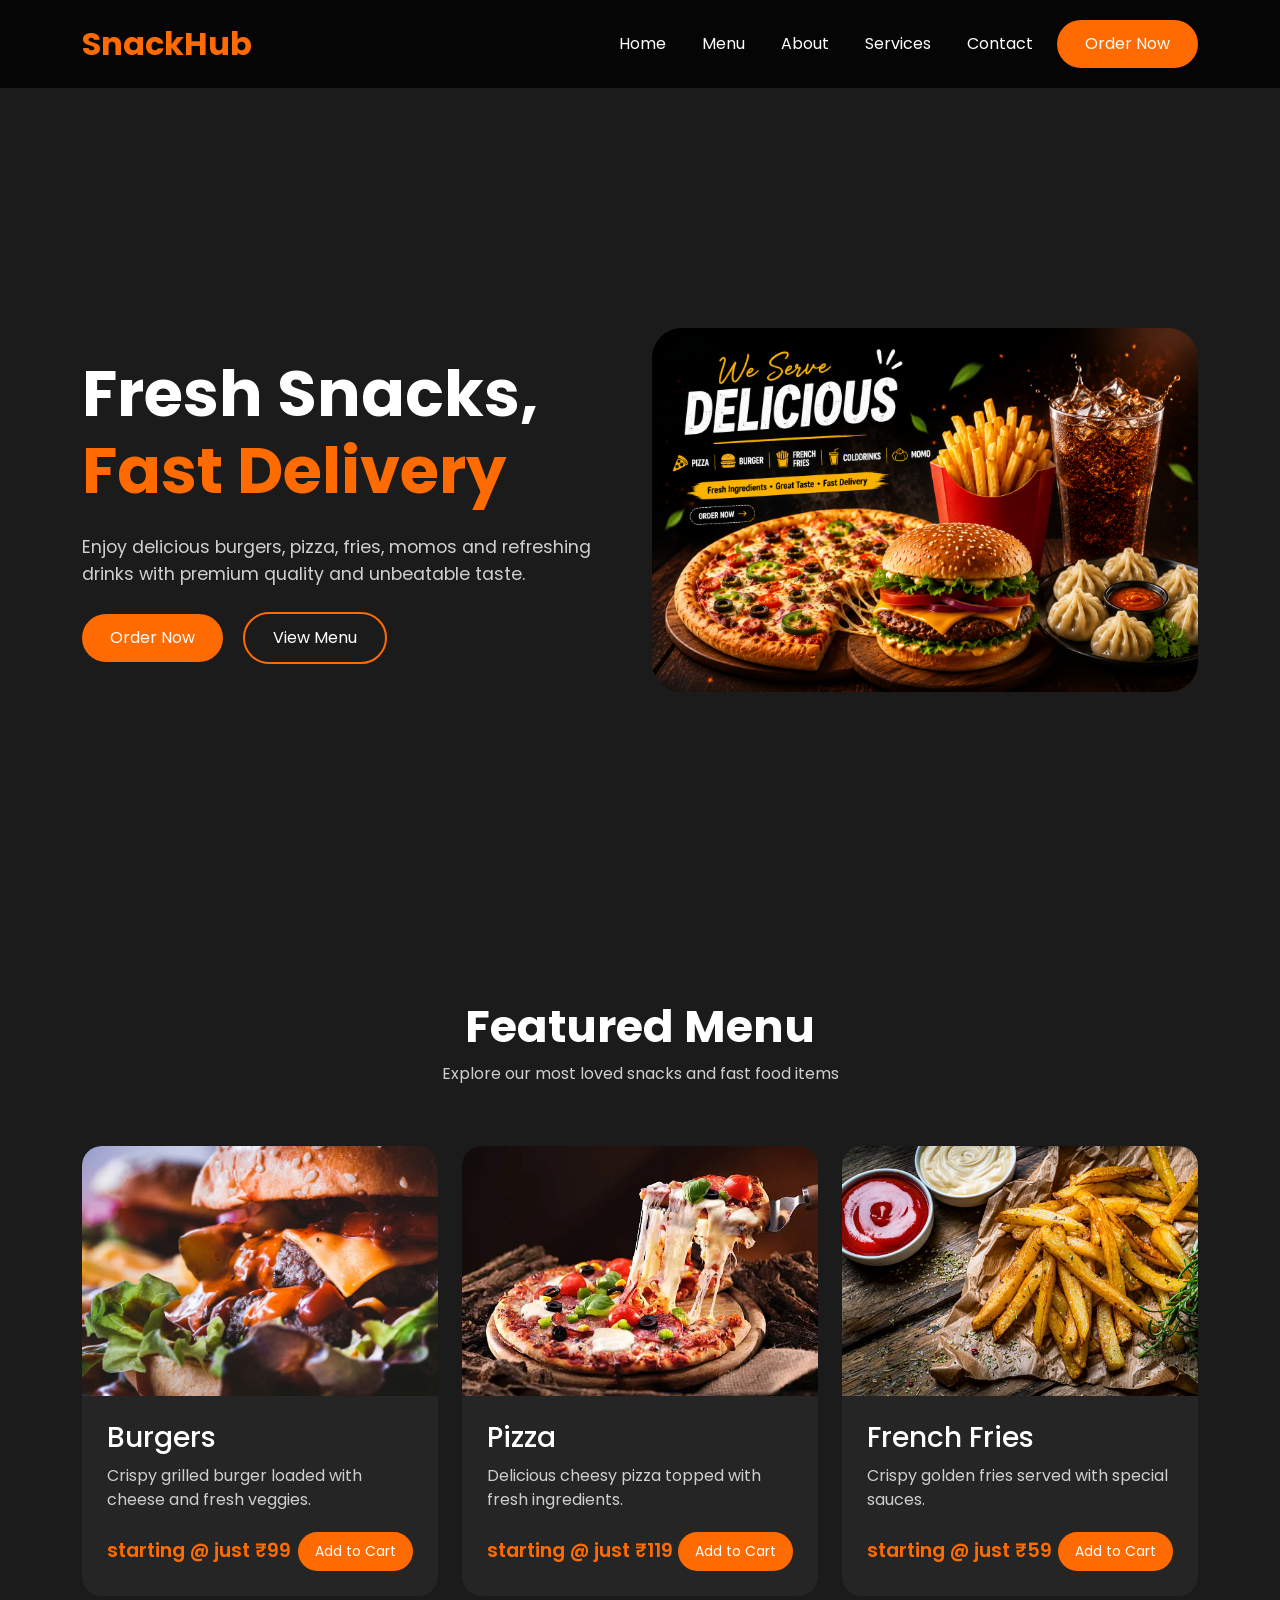
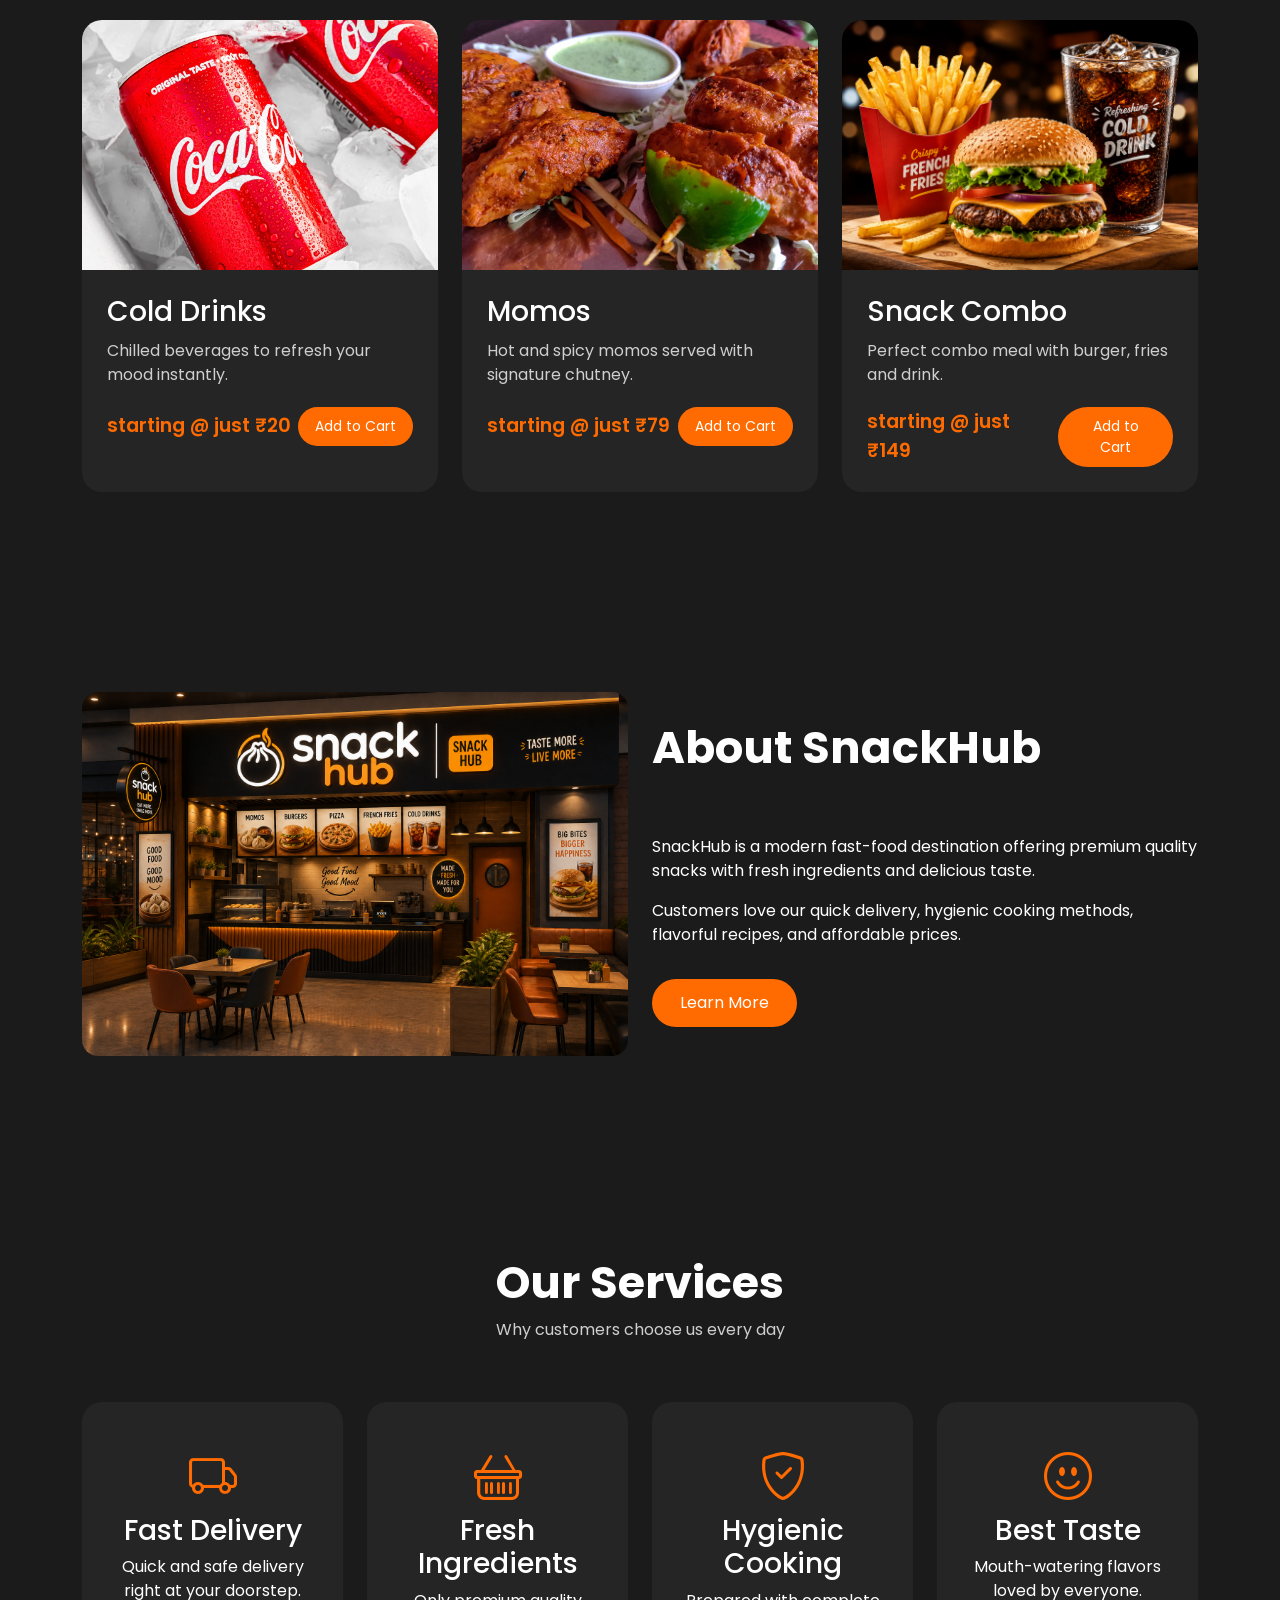
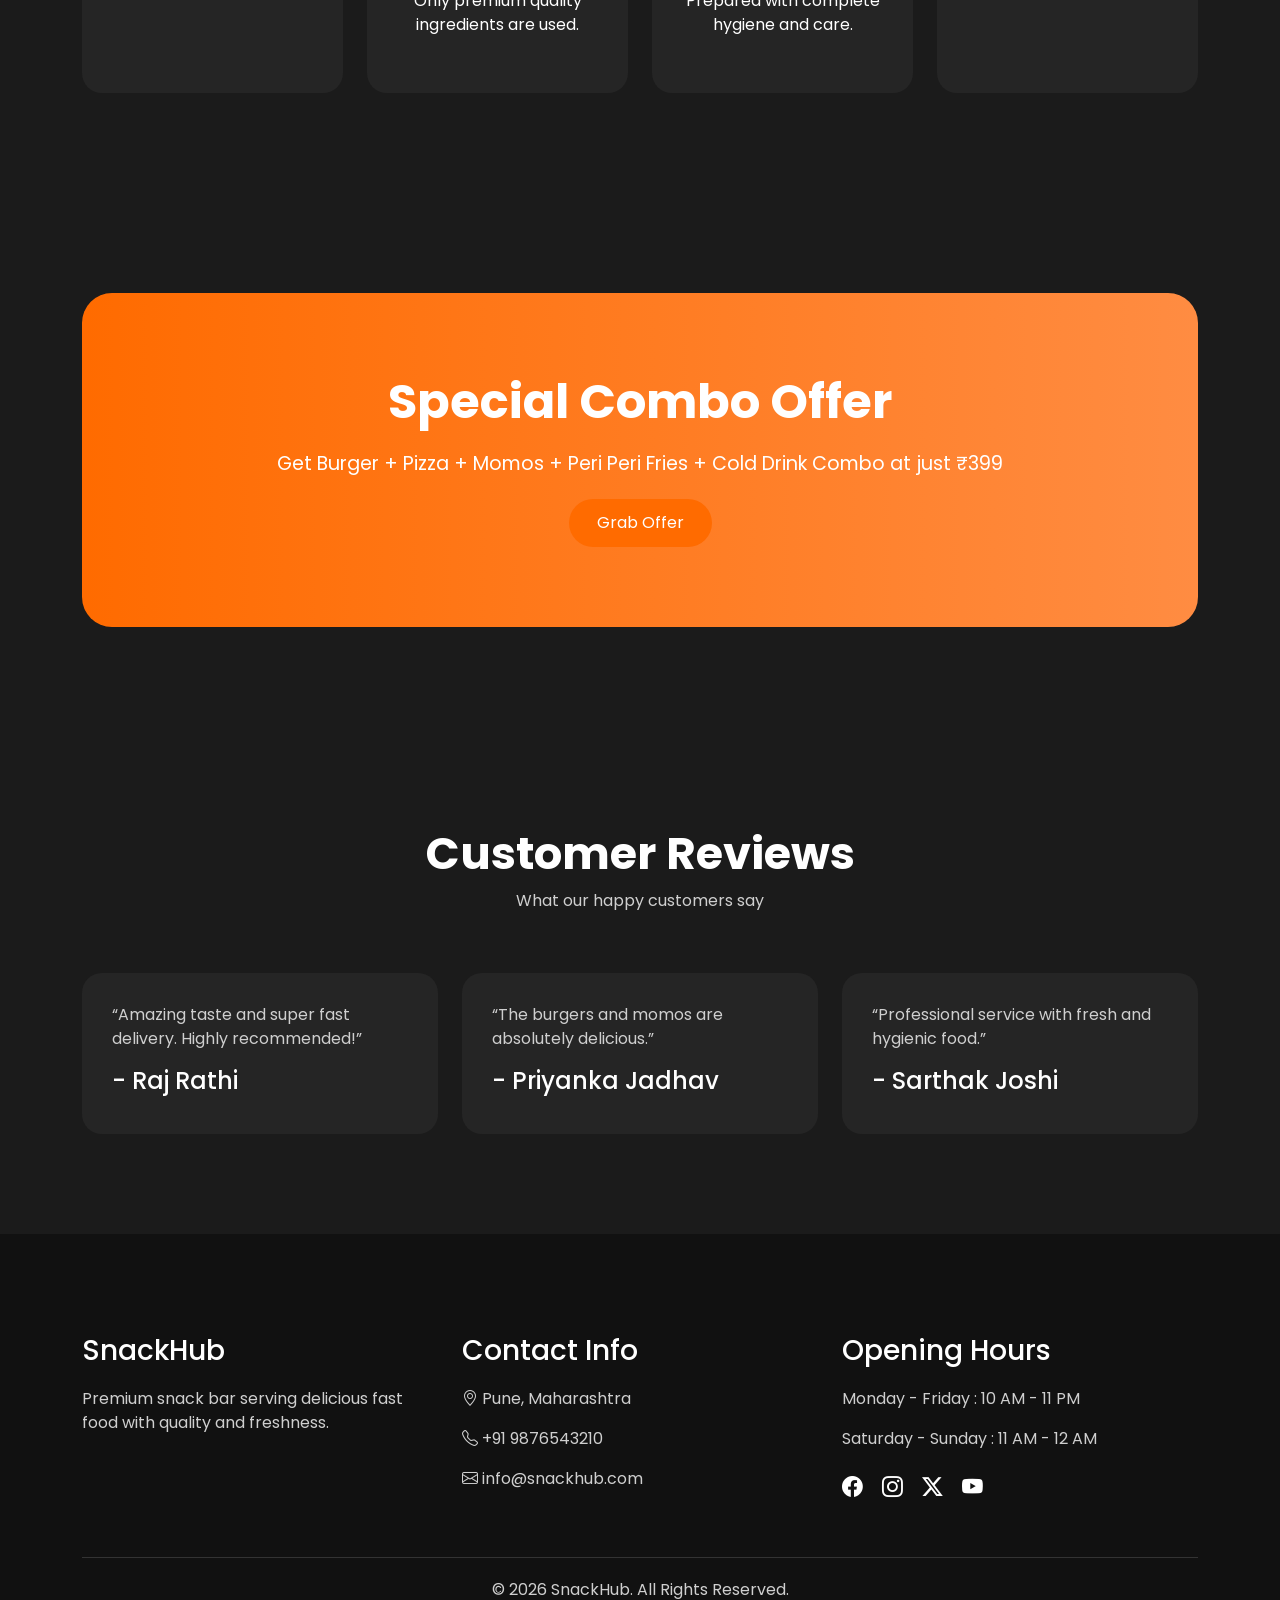
<file: index.html>
<!DOCTYPE html>
<html lang="en">

<head>
    <meta charset="UTF-8">
    <meta name="viewport" content="width=device-width, initial-scale=1.0">
    <title>SnackHub | Modern Snack Bar</title>
    <!-- Bootstrap 5 CDN -->
    <link href="https://cdn.jsdelivr.net/npm/bootstrap@5.3.3/dist/css/bootstrap.min.css" rel="stylesheet">
    <!-- Custom CSS -->
    <link rel="stylesheet" href="style.css">
    <!-- Bootstrap Icons -->
    <link rel="stylesheet" href="https://cdn.jsdelivr.net/npm/bootstrap-icons@1.11.3/font/bootstrap-icons.min.css">
</head>
<body>
    <!-- ================= NAVBAR START ================= -->
    <nav class="navbar navbar-expand-lg navbar-dark fixed-top">
        <div class="container">
            <!-- Logo -->
            <a class="navbar-brand fw-bold" href="#">SnackHub</a>
            <!-- Mobile Toggle -->
            <button class="navbar-toggler" type="button" data-bs-toggle="collapse" data-bs-target="#navbarNav">
                <span class="navbar-toggler-icon"></span>
            </button>
            <!-- Nav Links -->
            <div class="collapse navbar-collapse" id="navbarNav">
                <ul class="navbar-nav ms-auto align-items-lg-center">
                    <li class="nav-item">
                        <a class="nav-link active" href="index.html">Home</a>
                    </li>
                    <li class="nav-item">
                        <a class="nav-link" href="menu.html">Menu</a>
                    </li>
                    <li class="nav-item">
                        <a class="nav-link" href="about.html">About</a>
                    </li>
                    <li class="nav-item">
                        <a class="nav-link" href="services.html">Services</a>
                    </li>
                    <li class="nav-item">
                        <a class="nav-link" href="contact.html">Contact</a>
                    </li>
                    <!-- Order Button -->
                    <li class="nav-item ms-lg-3 mt-3 mt-lg-0">
                        <a href="menu.html" class="btn custom-btn">Order Now</a>
                    </li>
                </ul>
            </div>
        </div>
    </nav>
    <!-- ================= NAVBAR END ================= -->

    <!-- ================= HERO SECTION START ================= -->
    <section class="hero-section d-flex align-items-center">
        <div class="container">
            <div class="row align-items-center">
                <!-- Hero Text -->
                <div class="col-lg-6 text-center text-lg-start">
                    <h1 class="hero-title">
                        Fresh Snacks,
                        <span>Fast Delivery</span>
                    </h1>
                    <p class="hero-text">
                        Enjoy delicious burgers, pizza, fries, momos and refreshing drinks
                        with premium quality and unbeatable taste.
                    </p>
                    <!-- CTA Buttons -->
                    <div class="hero-buttons">
                        <a href="menu.html" class="btn custom-btn me-3">
                            Order Now
                        </a>
                        <a href="menu.html" class="btn outline-btn">
                            View Menu
                        </a>
                    </div>
                </div>
                <!-- Hero Image -->
                <div class="col-lg-6 text-center mt-5 mt-lg-0">
                    <img src="images/hero_image.png"
                        class="img-fluid hero-image" alt="Burger">
                </div>
            </div>
        </div>
    </section>
    <!-- ================= HERO SECTION END ================= -->

    <!-- ================= FEATURED MENU START ================= -->
    <section class="menu-section section-padding" id="menu">
        <div class="container">
            <!-- Section Heading -->
            <div class="section-title text-center">
                <h2>Featured Menu</h2>
                <p>Explore our most loved snacks and fast food items</p>
            </div>

            <div class="row g-4">
                <!-- Burger Card -->
                <div class="col-md-6 col-lg-4">
                    <div class="food-card">
                        <img src="images/burger.png" alt="Burger">
                        <div class="food-content">
                            <h3>Burgers</h3>
                            <p>
                                Crispy grilled burger loaded with cheese and fresh veggies.
                            </p>
                            <div class="food-bottom">
                                <span>starting @ just ₹99</span>
                                <a href="menu.html" class="btn small-btn">
                                    Add to Cart
                                </a>
                            </div>
                        </div>
                    </div>
                </div>
                <!-- Pizza Card -->
                <div class="col-md-6 col-lg-4">
                    <div class="food-card">
                        <img src="images/pizza.png" alt="Pizza">
                        <div class="food-content">
                            <h3>Pizza</h3>
                            <p>
                                Delicious cheesy pizza topped with fresh ingredients.
                            </p>
                            <div class="food-bottom">
                                <span>starting @ just ₹119</span>
                                <a href="#" class="btn small-btn">
                                    Add to Cart
                                </a>
                            </div>
                        </div>
                    </div>
                </div>
                <!-- Fries Card -->
                <div class="col-md-6 col-lg-4">
                    <div class="food-card">
                        <img src="images/french_fries.png" alt="Fries">
                        <div class="food-content">
                            <h3>French Fries</h3>
                            <p>
                                Crispy golden fries served with special sauces.
                            </p>
                            <div class="food-bottom">
                                <span>starting @ just ₹59</span>
                                <a href="#" class="btn small-btn">
                                    Add to Cart
                                </a>
                            </div>
                        </div>
                    </div>
                </div>
                <!-- Cold Drink Card -->
                <div class="col-md-6 col-lg-4">
                    <div class="food-card">
                        <img src="images/colddrink.png" alt="Cold Drink">
                        <div class="food-content">
                            <h3>Cold Drinks</h3>
                            <p>
                                Chilled beverages to refresh your mood instantly.
                            </p>
                            <div class="food-bottom">
                                <span>starting @ just ₹20</span>
                                <a href="#" class="btn small-btn">
                                    Add to Cart
                                </a>
                            </div>
                        </div>
                    </div>
                </div>
                <!-- Momos Card -->
                <div class="col-md-6 col-lg-4">
                    <div class="food-card">
                        <img src="images/momo.png" alt="Momos">
                        <div class="food-content">
                            <h3>Momos</h3>
                            <p>
                                Hot and spicy momos served with signature chutney.
                            </p>
                            <div class="food-bottom">
                                <span>starting @ just ₹79</span>
                                <a href="#" class="btn small-btn">
                                    Add to Cart
                                </a>
                            </div>
                        </div>
                    </div>
                </div>
                <!-- Combo Card -->
                <div class="col-md-6 col-lg-4">
                    <div class="food-card">
                        <img src="images/combo_bfc01.png"
                            alt="Combo Meal">
                        <div class="food-content">
                            <h3>Snack Combo</h3>
                            <p>
                                Perfect combo meal with burger, fries and drink.
                            </p>
                            <div class="food-bottom">
                                <span>starting @ just ₹149</span>
                                <a href="#" class="btn small-btn">
                                    Add to Cart
                                </a>
                            </div>
                        </div>
                    </div>
                </div>
            </div>
        </div>
    </section>
    <!-- ================= FEATURED MENU END ================= -->

    <!-- ================= ABOUT SECTION START ================= -->
    <section class="about-section section-padding" id="about">
        <div class="container">
            <div class="row align-items-center">
                <!-- About Image -->
                <div class="col-lg-6">
                    <img src="images/about1.png"
                        class="img-fluid rounded-4" alt="About SnackHub">
                </div>
                <!-- About Content -->
                <div class="col-lg-6 mt-5 mt-lg-0">
                    <div class="section-title text-lg-start">
                        <h2>About SnackHub</h2>
                    </div>
                    <p>
                        SnackHub is a modern fast-food destination offering premium quality
                        snacks with fresh ingredients and delicious taste.
                    </p>
                    <p>
                        Customers love our quick delivery, hygienic cooking methods,
                        flavorful recipes, and affordable prices.
                    </p>
                    <a href="#" class="btn custom-btn mt-3">
                        Learn More
                    </a>
                </div>
            </div>
        </div>
    </section>
    <!-- ================= ABOUT SECTION END ================= -->

    <!-- ================= SERVICES SECTION START ================= -->
    <section class="services-section section-padding" id="services">
        <div class="container">
            <div class="section-title text-center">
                <h2>Our Services</h2>
                <p>Why customers choose us every day</p>
            </div>
            <div class="row g-4">
                <!-- Service Card -->
                <div class="col-md-6 col-lg-3">
                    <div class="service-card text-center">
                        <i class="bi bi-truck"></i>
                        <h3>Fast Delivery</h3>
                        <p>
                            Quick and safe delivery right at your doorstep.
                        </p>
                    </div>
                </div>
                <!-- Service Card -->
                <div class="col-md-6 col-lg-3">
                    <div class="service-card text-center">
                        <i class="bi bi-basket"></i>
                        <h3>Fresh Ingredients</h3>
                        <p>
                            Only premium quality ingredients are used.
                        </p>
                    </div>
                </div>
                <!-- Service Card -->
                <div class="col-md-6 col-lg-3">
                    <div class="service-card text-center">
                        <i class="bi bi-shield-check"></i>
                        <h3>Hygienic Cooking</h3>
                        <p>
                            Prepared with complete hygiene and care.
                        </p>
                    </div>
                </div>

                <!-- Service Card -->
                <div class="col-md-6 col-lg-3">
                    <div class="service-card text-center">
                        <i class="bi bi-emoji-smile"></i>
                        <h3>Best Taste</h3>
                        <p>
                            Mouth-watering flavors loved by everyone.
                        </p>
                    </div>
                </div>
            </div>
        </div>
    </section>
    <!-- ================= SERVICES SECTION END ================= -->
    <!-- ================= SPECIAL OFFERS START ================= -->
    <section class="offer-section section-padding">
        <div class="container">
            <div class="offer-banner text-center">
                <h2>Special Combo Offer</h2>
                <p>
                    Get Burger + Pizza + Momos + Peri Peri Fries + Cold Drink Combo at just ₹399
                </p>
                <a href="#" class="btn custom-btn">
                    Grab Offer
                </a>
            </div>
        </div>
    </section>
    <!-- ================= SPECIAL OFFERS END ================= -->

    <!-- ================= TESTIMONIALS START ================= -->
    <section class="testimonial-section section-padding">
        <div class="container">
            <div class="section-title text-center">
                <h2>Customer Reviews</h2>
                <p>What our happy customers say</p>
            </div>
            <div class="row g-4">
                <!-- Review Card -->
                <div class="col-md-6 col-lg-4">
                    <div class="testimonial-card">
                        <p>
                            “Amazing taste and super fast delivery. Highly recommended!”
                        </p>
                        <h4>- Raj Rathi</h4>
                    </div>
                </div>
                <!-- Review Card -->
                <div class="col-md-6 col-lg-4">
                    <div class="testimonial-card">
                        <p>
                            “The burgers and momos are absolutely delicious.”
                        </p>
                        <h4>- Priyanka Jadhav</h4>
                    </div>
                </div>
                <!-- Review Card -->
                <div class="col-md-6 col-lg-4">
                    <div class="testimonial-card">
                        <p>
                            “Professional service with fresh and hygienic food.”
                        </p>
                        <h4>- Sarthak Joshi</h4>
                    </div>
                </div>
            </div>
        </div>
    </section>
    <!-- ================= TESTIMONIALS END ================= -->

    <!-- ================= FOOTER START ================= -->
    <footer class="footer-section section-padding" id="contact">
        <div class="container">
            <div class="row g-4">
                <!-- Footer About -->
                <div class="col-lg-4">
                    <h3>SnackHub</h3>
                    <p>
                        Premium snack bar serving delicious fast food with quality
                        and freshness.
                    </p>
                </div>
                <!-- Contact Info -->
                <div class="col-lg-4">
                    <h3>Contact Info</h3>
                    <p>
                        <i class="bi bi-geo-alt"></i>
                        Pune, Maharashtra
                    </p>
                    <p>
                        <i class="bi bi-telephone"></i>
                        +91 9876543210
                    </p>
                    <p>
                        <i class="bi bi-envelope"></i>
                        info@snackhub.com
                    </p>
                </div>
                <!-- Opening Hours -->
                <div class="col-lg-4">
                    <h3>Opening Hours</h3>
                    <p>Monday - Friday : 10 AM - 11 PM</p>
                    <p>Saturday - Sunday : 11 AM - 12 AM</p>
                    <!-- Social Icons -->
                    <div class="social-icons">
                        <a href="#"><i class="bi bi-facebook"></i></a>
                        <a href="#"><i class="bi bi-instagram"></i></a>
                        <a href="#"><i class="bi bi-twitter-x"></i></a>
                        <a href="#"><i class="bi bi-youtube"></i></a>
                    </div>
                </div>
            </div>
            <!-- Footer Bottom -->
            <div class="footer-bottom text-center h-25">
                <p>
                    © 2026 SnackHub. All Rights Reserved.
                </p>
            </div>
        </div>
    </footer>
    <!-- ================= FOOTER END ================= -->
</body>
</html>
</file>
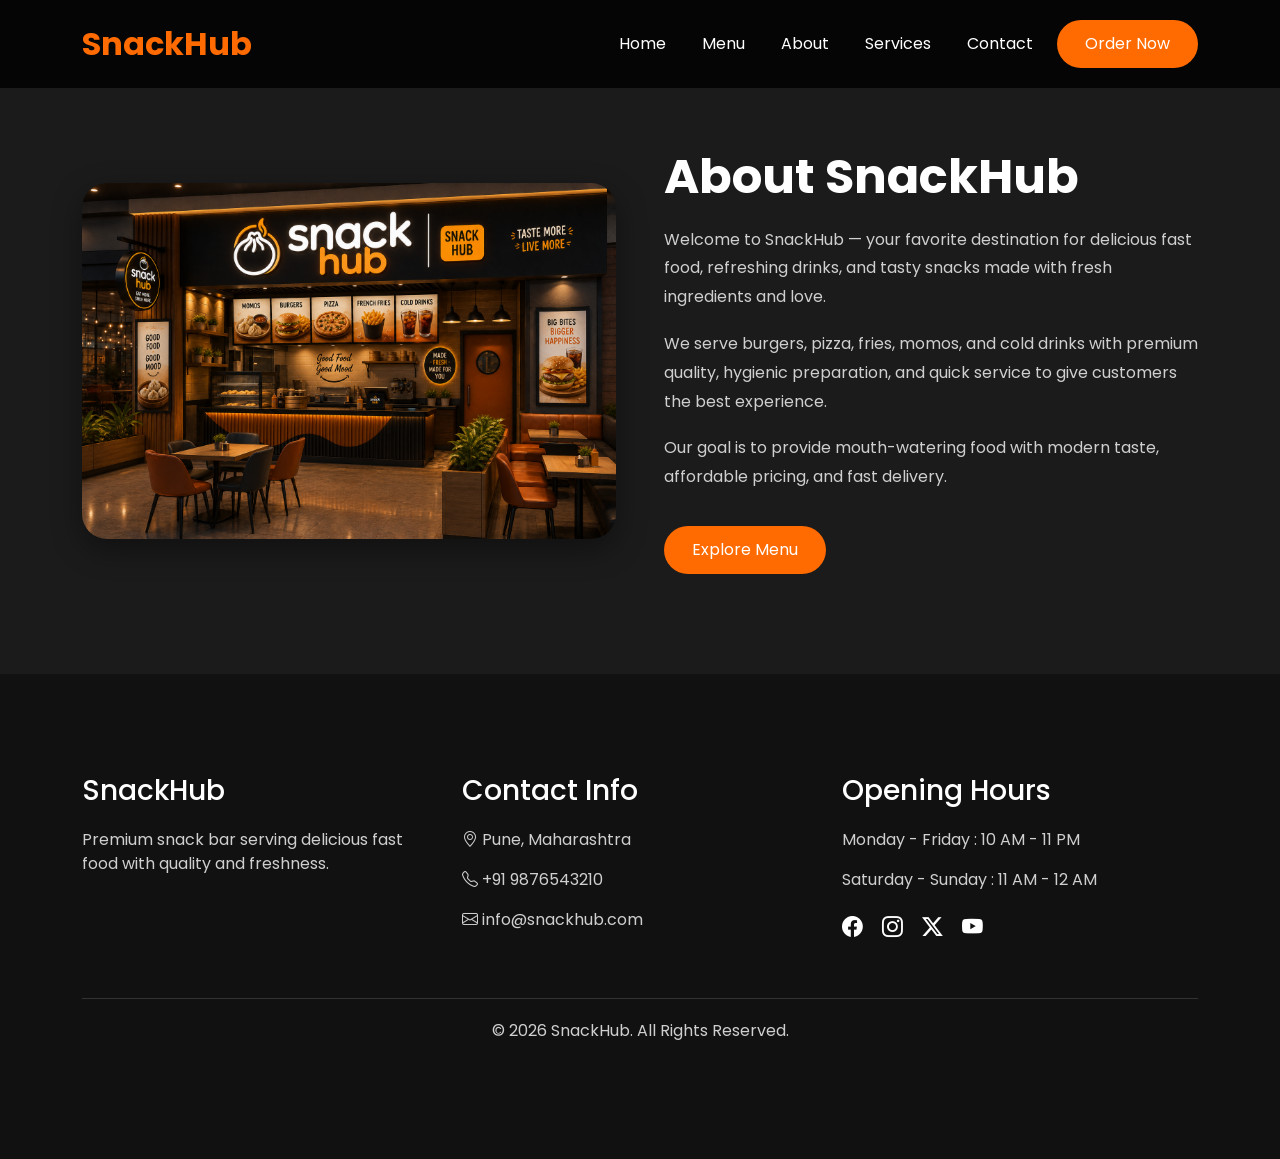
<file: about.html>
<!DOCTYPE html>
<html lang="en">

<head>
    <meta charset="UTF-8">
    <meta name="viewport" content="width=device-width, initial-scale=1.0">
    <title>SnackHub - About Us</title>
    <!-- Bootstrap 5 CDN -->
    <link href="https://cdn.jsdelivr.net/npm/bootstrap@5.3.3/dist/css/bootstrap.min.css" rel="stylesheet">
    <!-- Custom CSS -->
    <link rel="stylesheet" href="style.css">
    <!-- Bootstrap Icons -->
    <link rel="stylesheet" href="https://cdn.jsdelivr.net/npm/bootstrap-icons@1.11.3/font/bootstrap-icons.min.css">
    <!-- Style -->
    <style>
        /* ================= ABOUT PAGE ================= */
        .about-page {
            background: var(--background-color);
        }

        .about-image {
            border-radius: 25px;
            box-shadow: 0 10px 30px rgba(0, 0, 0, 0.4);
        }

        .about-content h1 {
            font-size: 3rem;
            font-weight: 700;
            margin-bottom: 20px;
        }

        .about-content p {
            color: var(--gray-color);
            margin-bottom: 18px;
            line-height: 1.8;
        }

        /* Responsive */
        @media (max-width: 768px) {

            .about-content h1 {
                font-size: 2.2rem;
            }

        }
    </style>
</head>

<body>
    <!-- ================= NAVBAR START ================= -->
    <nav class="navbar navbar-expand-lg navbar-dark fixed-top">
        <div class="container">
            <!-- Logo -->
            <a class="navbar-brand fw-bold" href="#">SnackHub</a>
            <!-- Mobile Toggle -->
            <button class="navbar-toggler" type="button" data-bs-toggle="collapse" data-bs-target="#navbarNav">
                <span class="navbar-toggler-icon"></span>
            </button>
            <!-- Nav Links -->
            <div class="collapse navbar-collapse" id="navbarNav">
                <ul class="navbar-nav ms-auto align-items-lg-center">
                    <li class="nav-item">
                        <a class="nav-link active" href="index.html">Home</a>
                    </li>
                    <li class="nav-item">
                        <a class="nav-link" href="menu.html">Menu</a>
                    </li>
                    <li class="nav-item">
                        <a class="nav-link" href="about.html">About</a>
                    </li>
                    <li class="nav-item">
                        <a class="nav-link" href="services.html">Services</a>
                    </li>
                    <li class="nav-item">
                        <a class="nav-link" href="contact.html">Contact</a>
                    </li>
                    <!-- Order Button -->
                    <li class="nav-item ms-lg-3 mt-3 mt-lg-0">
                        <a href="menu.html" class="btn custom-btn">Order Now</a>
                    </li>
                </ul>
            </div>
        </div>
    </nav>

    <!-- ================= NAVBAR END ================= -->
    <!-- ================= ABOUT PAGE START ================= -->

    <section class="about-page section-padding mt-5">
        <div class="container">
            <div class="row align-items-center g-5">
                <!-- About Image -->
                <div class="col-lg-6">
                    <img src="images/about1.png"
                        class="img-fluid about-image" alt="SnackHub About">
                </div>
                <!-- About Content -->
                <div class="col-lg-6">
                    <div class="about-content">
                        <h1>About SnackHub</h1>
                        <p>
                            Welcome to SnackHub — your favorite destination for delicious fast food,
                            refreshing drinks, and tasty snacks made with fresh ingredients and love.
                        </p>
                        <p>
                            We serve burgers, pizza, fries, momos, and cold drinks with premium quality,
                            hygienic preparation, and quick service to give customers the best experience.
                        </p>
                        <p>
                            Our goal is to provide mouth-watering food with modern taste,
                            affordable pricing, and fast delivery.
                        </p>
                        <a href="#" class="btn custom-btn mt-3">
                            Explore Menu
                        </a>
                    </div>
                </div>
            </div>
        </div>
    </section>
    <!-- ================= ABOUT PAGE END ================= -->
    <!-- ================= FOOTER START ================= -->
    <footer class="footer-section section-padding" id="contact">
        <div class="container">
            <div class="row g-4">
                <!-- Footer About -->
                <div class="col-lg-4">
                    <h3>SnackHub</h3>
                    <p>
                        Premium snack bar serving delicious fast food with quality
                        and freshness.
                    </p>
                </div>
                <!-- Contact Info -->
                <div class="col-lg-4">
                    <h3>Contact Info</h3>
                    <p>
                        <i class="bi bi-geo-alt"></i>
                        Pune, Maharashtra
                    </p>
                    <p>
                        <i class="bi bi-telephone"></i>
                        +91 9876543210
                    </p>
                    <p>
                        <i class="bi bi-envelope"></i>
                        info@snackhub.com
                    </p>
                </div>
                <!-- Opening Hours -->
                <div class="col-lg-4">
                    <h3>Opening Hours</h3>
                    <p>Monday - Friday : 10 AM - 11 PM</p>
                    <p>Saturday - Sunday : 11 AM - 12 AM</p>
                    <!-- Social Icons -->
                    <div class="social-icons">
                        <a href="#"><i class="bi bi-facebook"></i></a>
                        <a href="#"><i class="bi bi-instagram"></i></a>
                        <a href="#"><i class="bi bi-twitter-x"></i></a>
                        <a href="#"><i class="bi bi-youtube"></i></a>
                    </div>
                </div>
            </div>
            <!-- Footer Bottom -->
            <div class="footer-bottom text-center">
                <p>
                    © 2026 SnackHub. All Rights Reserved.
                </p>
            </div>
        </div>
    </footer>
    <!-- ================= FOOTER END ================= -->
</body>

</html>
</file>
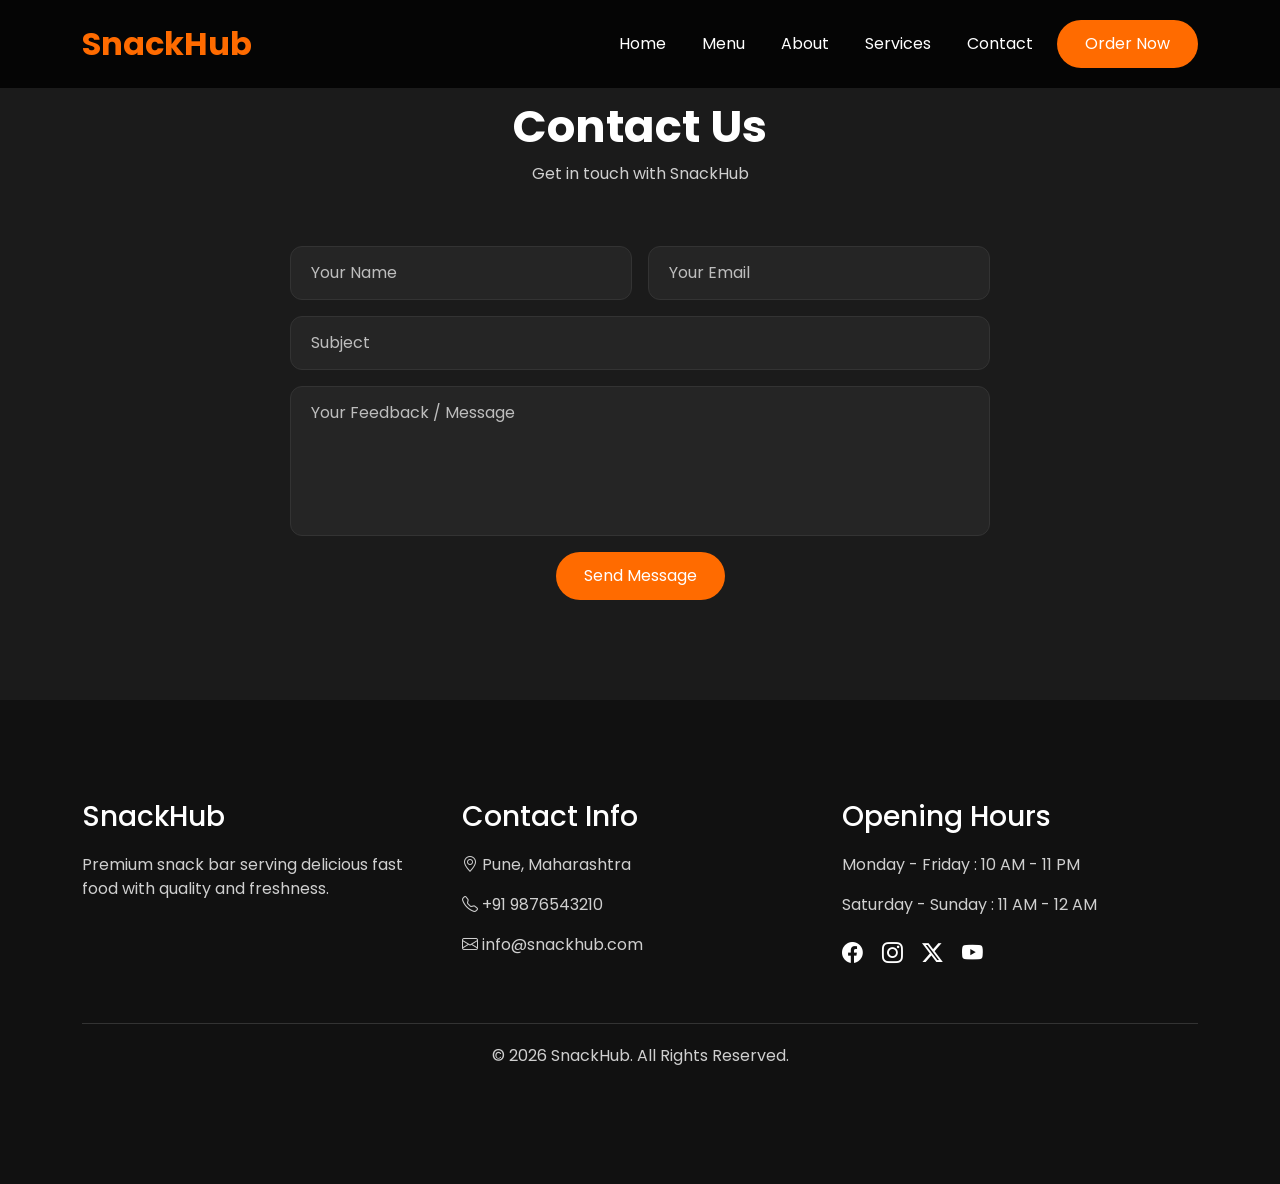
<file: contact.html>
<!DOCTYPE html>
<html lang="en">

<head>
    <meta charset="UTF-8">
    <meta name="viewport" content="width=device-width, initial-scale=1.0">
    <title>SnackHub - Contact Us</title>

    <!-- Bootstrap 5 CDN -->
    <link href="https://cdn.jsdelivr.net/npm/bootstrap@5.3.3/dist/css/bootstrap.min.css" rel="stylesheet">
    <!-- Custom CSS -->
    <link rel="stylesheet" href="style.css">
    <!-- Bootstrap Icons -->
    <link rel="stylesheet" href="https://cdn.jsdelivr.net/npm/bootstrap-icons@1.11.3/font/bootstrap-icons.min.css">
    <style>
        .contact-form {
            max-width: 700px;
            margin: auto;
        }

        .contact-form .form-control {
            background: var(--card-color);
            border: 1px solid #333;
            color: white;
            padding: 14px 20px;
            border-radius: 12px;
        }

        .contact-form .form-control:focus {
            box-shadow: none;
            border-color: var(--primary-color);
            background: var(--card-color);
            color: white;
        }

        .contact-form .form-control::placeholder {
            color: #bdbdbd;
        }

        .contact-form textarea {
            resize: none;
        }
    </style>
</head>

<body>

        <!-- ================= NAVBAR START ================= -->
    <nav class="navbar navbar-expand-lg navbar-dark fixed-top">
        <div class="container">
            <!-- Logo -->
            <a class="navbar-brand fw-bold" href="#">SnackHub</a>
            <!-- Mobile Toggle -->
            <button class="navbar-toggler" type="button" data-bs-toggle="collapse" data-bs-target="#navbarNav">
                <span class="navbar-toggler-icon"></span>
            </button>
            <!-- Nav Links -->
            <div class="collapse navbar-collapse" id="navbarNav">
                <ul class="navbar-nav ms-auto align-items-lg-center">
                    <li class="nav-item">
                        <a class="nav-link active" href="index.html">Home</a>
                    </li>
                    <li class="nav-item">
                        <a class="nav-link" href="menu.html">Menu</a>
                    </li>
                    <li class="nav-item">
                        <a class="nav-link" href="about.html">About</a>
                    </li>
                    <li class="nav-item">
                        <a class="nav-link" href="services.html">Services</a>
                    </li>
                    <li class="nav-item">
                        <a class="nav-link" href="contact.html">Contact</a>
                    </li>
                    <!-- Order Button -->
                    <li class="nav-item ms-lg-3 mt-3 mt-lg-0">
                        <a href="menu.html" class="btn custom-btn">Order Now</a>
                    </li>
                </ul>
            </div>
        </div>
    </nav>
    <!-- ================= NAVBAR END ================= -->

    <!-- ================= CONTACT SECTION START ================= -->
    <section class="contact section-padding" id="contact">
        <div class="container">
            <div class="section-title text-center">
                <h2>Contact Us</h2>
                <p>Get in touch with SnackHub</p>
            </div>

            <div class="contact-form">
                <form action="#">
                    <div class="row g-3">
                        <div class="col-md-6">
                            <input type="text" class="form-control" placeholder="Your Name">
                        </div>

                        <div class="col-md-6">
                            <input type="email" class="form-control" placeholder="Your Email">
                        </div>

                        <div class="col-12">
                            <input type="text" class="form-control" placeholder="Subject">
                        </div>

                        <div class="col-12">
                            <textarea class="form-control" rows="5" placeholder="Your Feedback / Message"></textarea>
                        </div>

                        <div class="col-12 text-center">
                            <button type="submit" class="btn custom-btn">
                                Send Message
                            </button>
                        </div>
                    </div>
                </form>
            </div>
        </div>
    </section>
    <!-- ================= CONTACT SECTION END ================= -->
     <!-- ================= FOOTER START ================= -->
    <footer class="footer-section section-padding" id="contact">
        <div class="container">
            <div class="row g-4">
                <!-- Footer About -->
                <div class="col-lg-4">
                    <h3>SnackHub</h3>
                    <p>
                        Premium snack bar serving delicious fast food with quality
                        and freshness.
                    </p>
                </div>
                <!-- Contact Info -->
                <div class="col-lg-4">
                    <h3>Contact Info</h3>
                    <p>
                        <i class="bi bi-geo-alt"></i>
                        Pune, Maharashtra
                    </p>
                    <p>
                        <i class="bi bi-telephone"></i>
                        +91 9876543210
                    </p>
                    <p>
                        <i class="bi bi-envelope"></i>
                        info@snackhub.com
                    </p>
                </div>
                <!-- Opening Hours -->
                <div class="col-lg-4">
                    <h3>Opening Hours</h3>
                    <p>Monday - Friday : 10 AM - 11 PM</p>
                    <p>Saturday - Sunday : 11 AM - 12 AM</p>
                    <!-- Social Icons -->
                    <div class="social-icons">
                        <a href="#"><i class="bi bi-facebook"></i></a>
                        <a href="#"><i class="bi bi-instagram"></i></a>
                        <a href="#"><i class="bi bi-twitter-x"></i></a>
                        <a href="#"><i class="bi bi-youtube"></i></a>
                    </div>
                </div>
            </div>
            <!-- Footer Bottom -->
            <div class="footer-bottom text-center">
                <p>
                    © 2026 SnackHub. All Rights Reserved.
                </p>
            </div>
        </div>
    </footer>
    <!-- ================= FOOTER END ================= -->
</body>

</html>
</file>
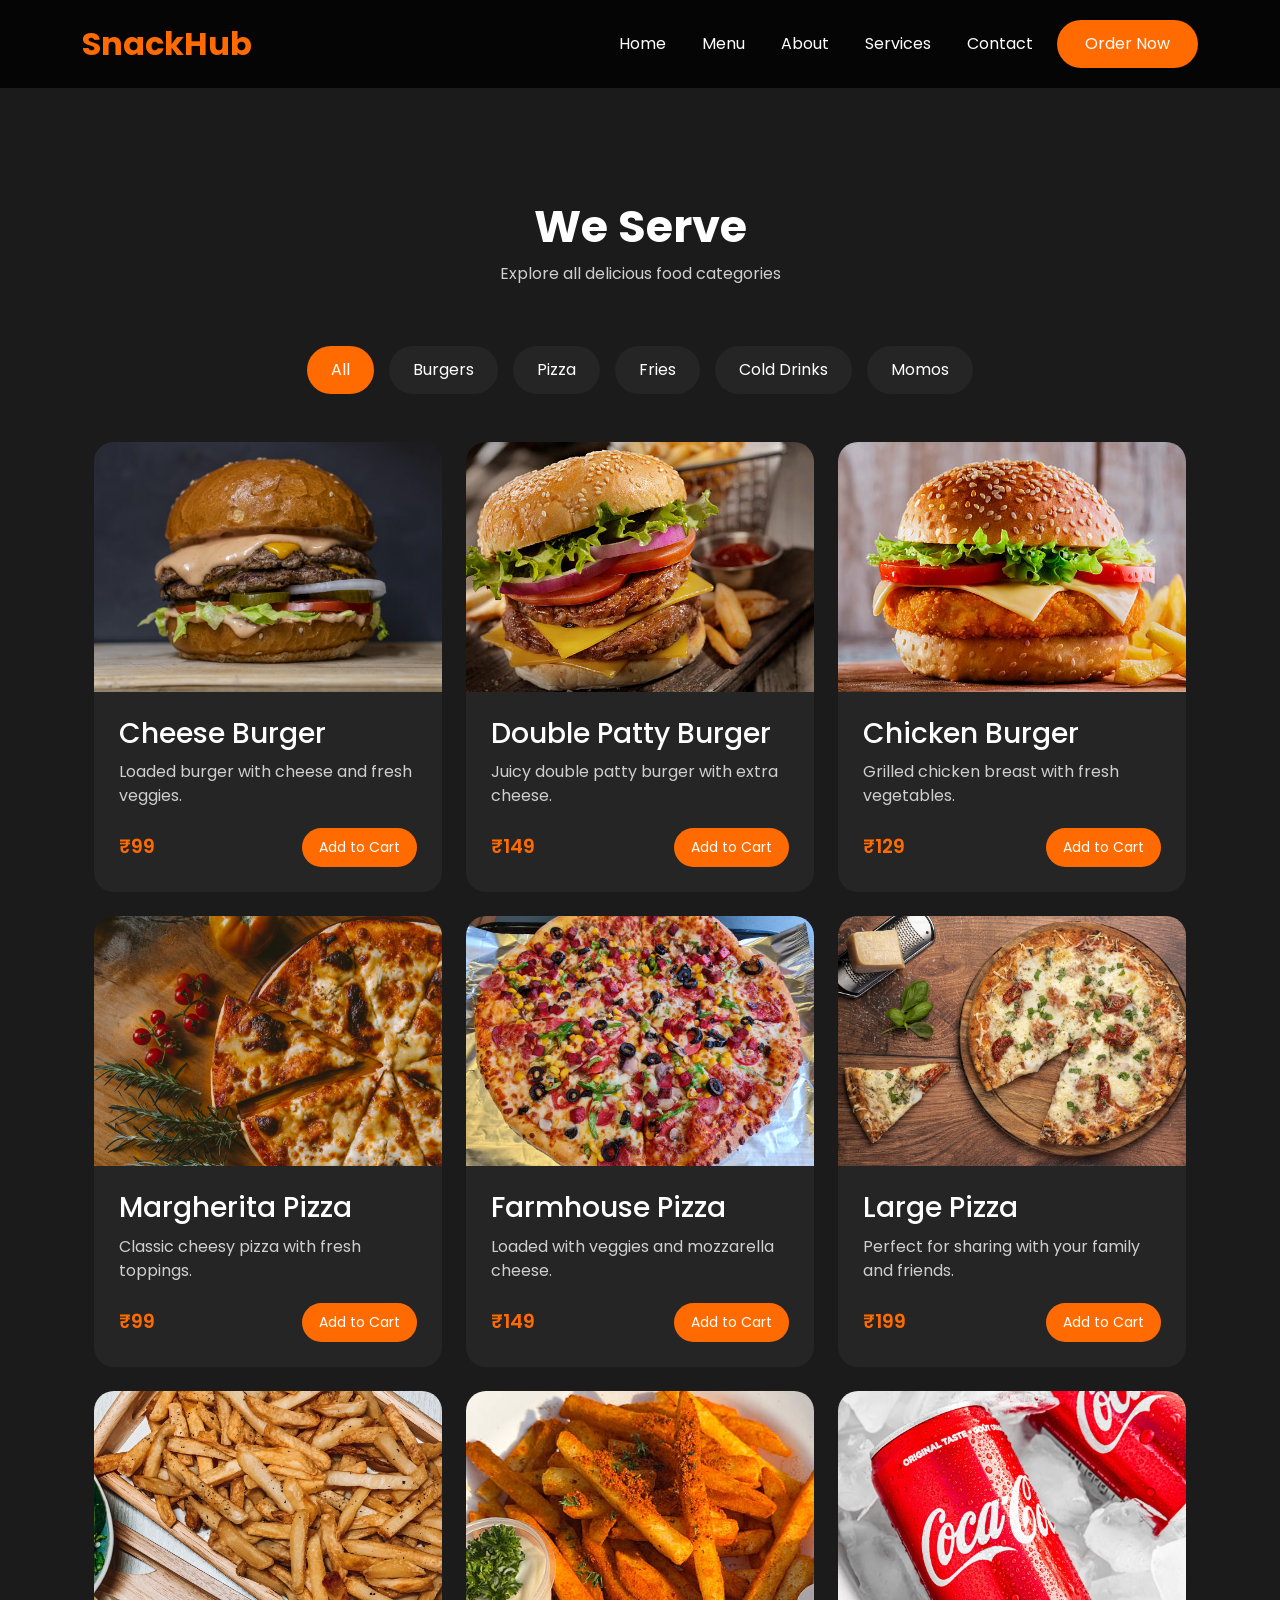
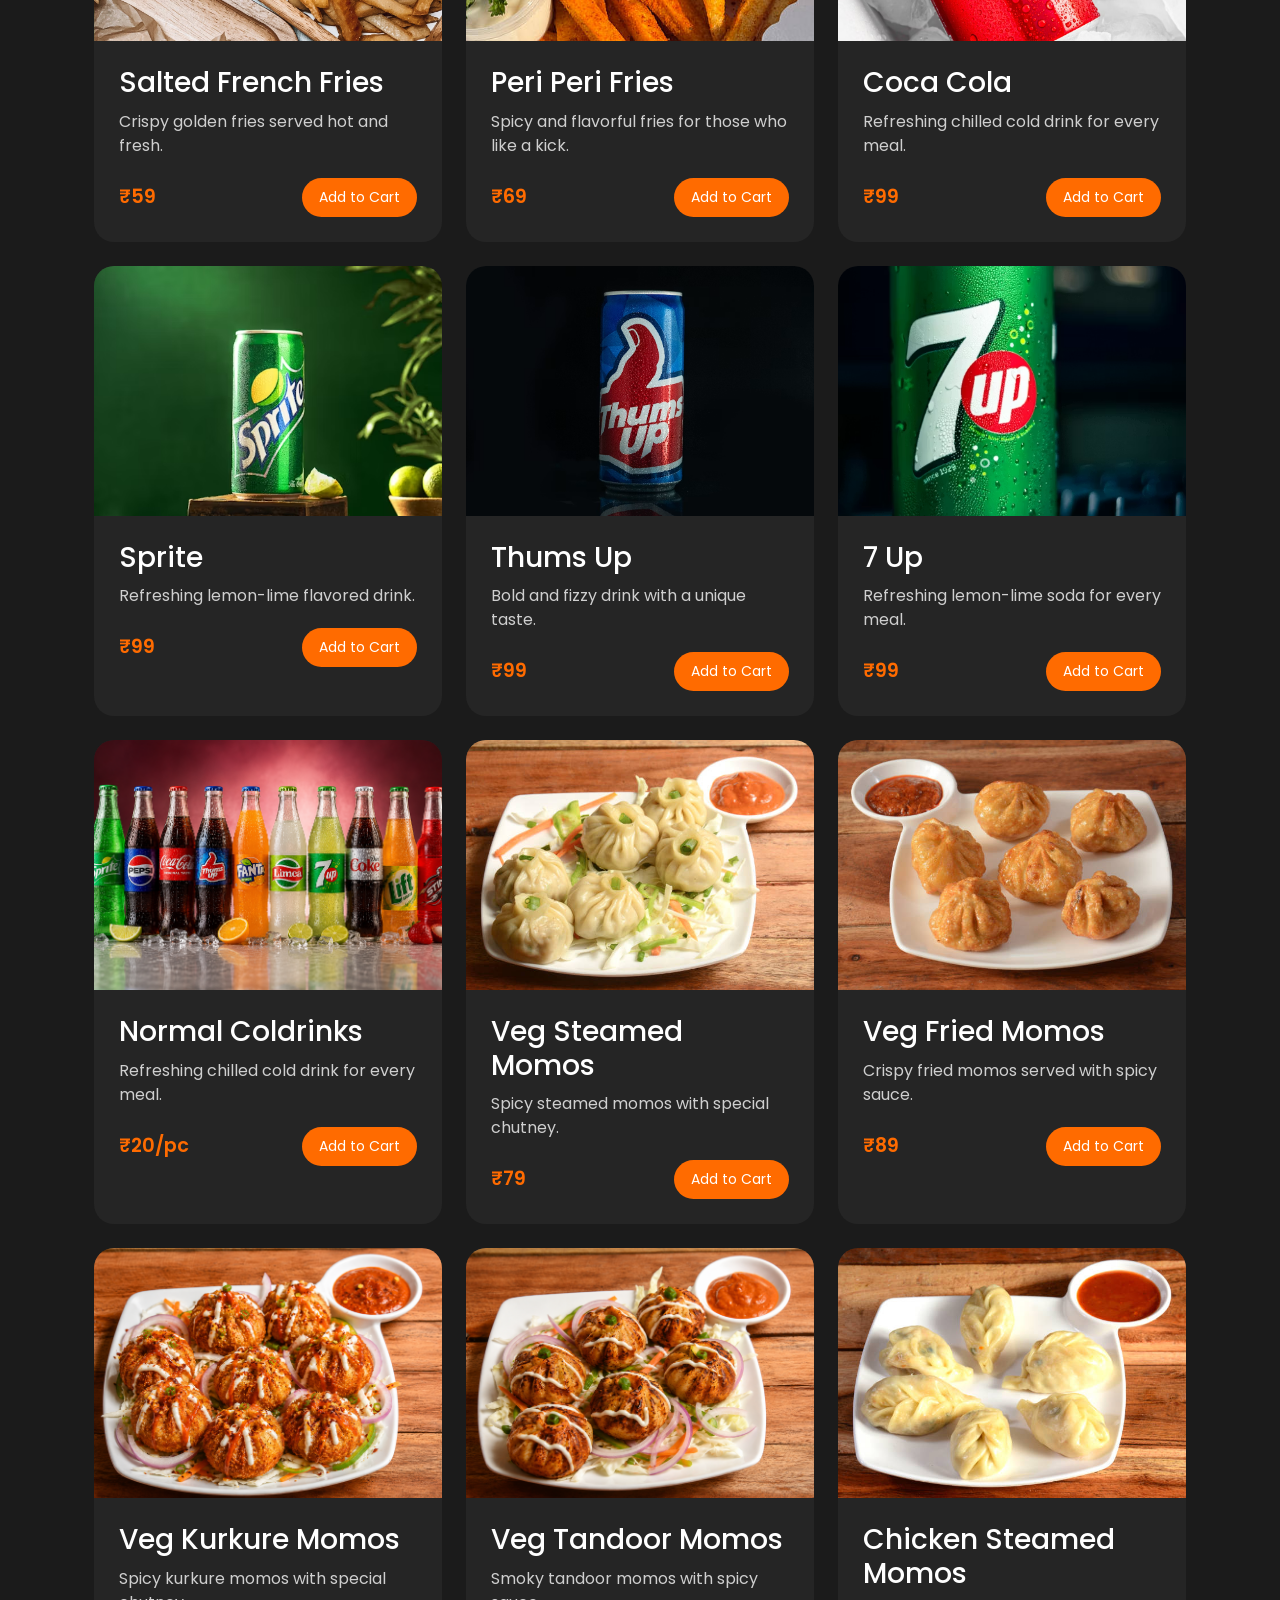
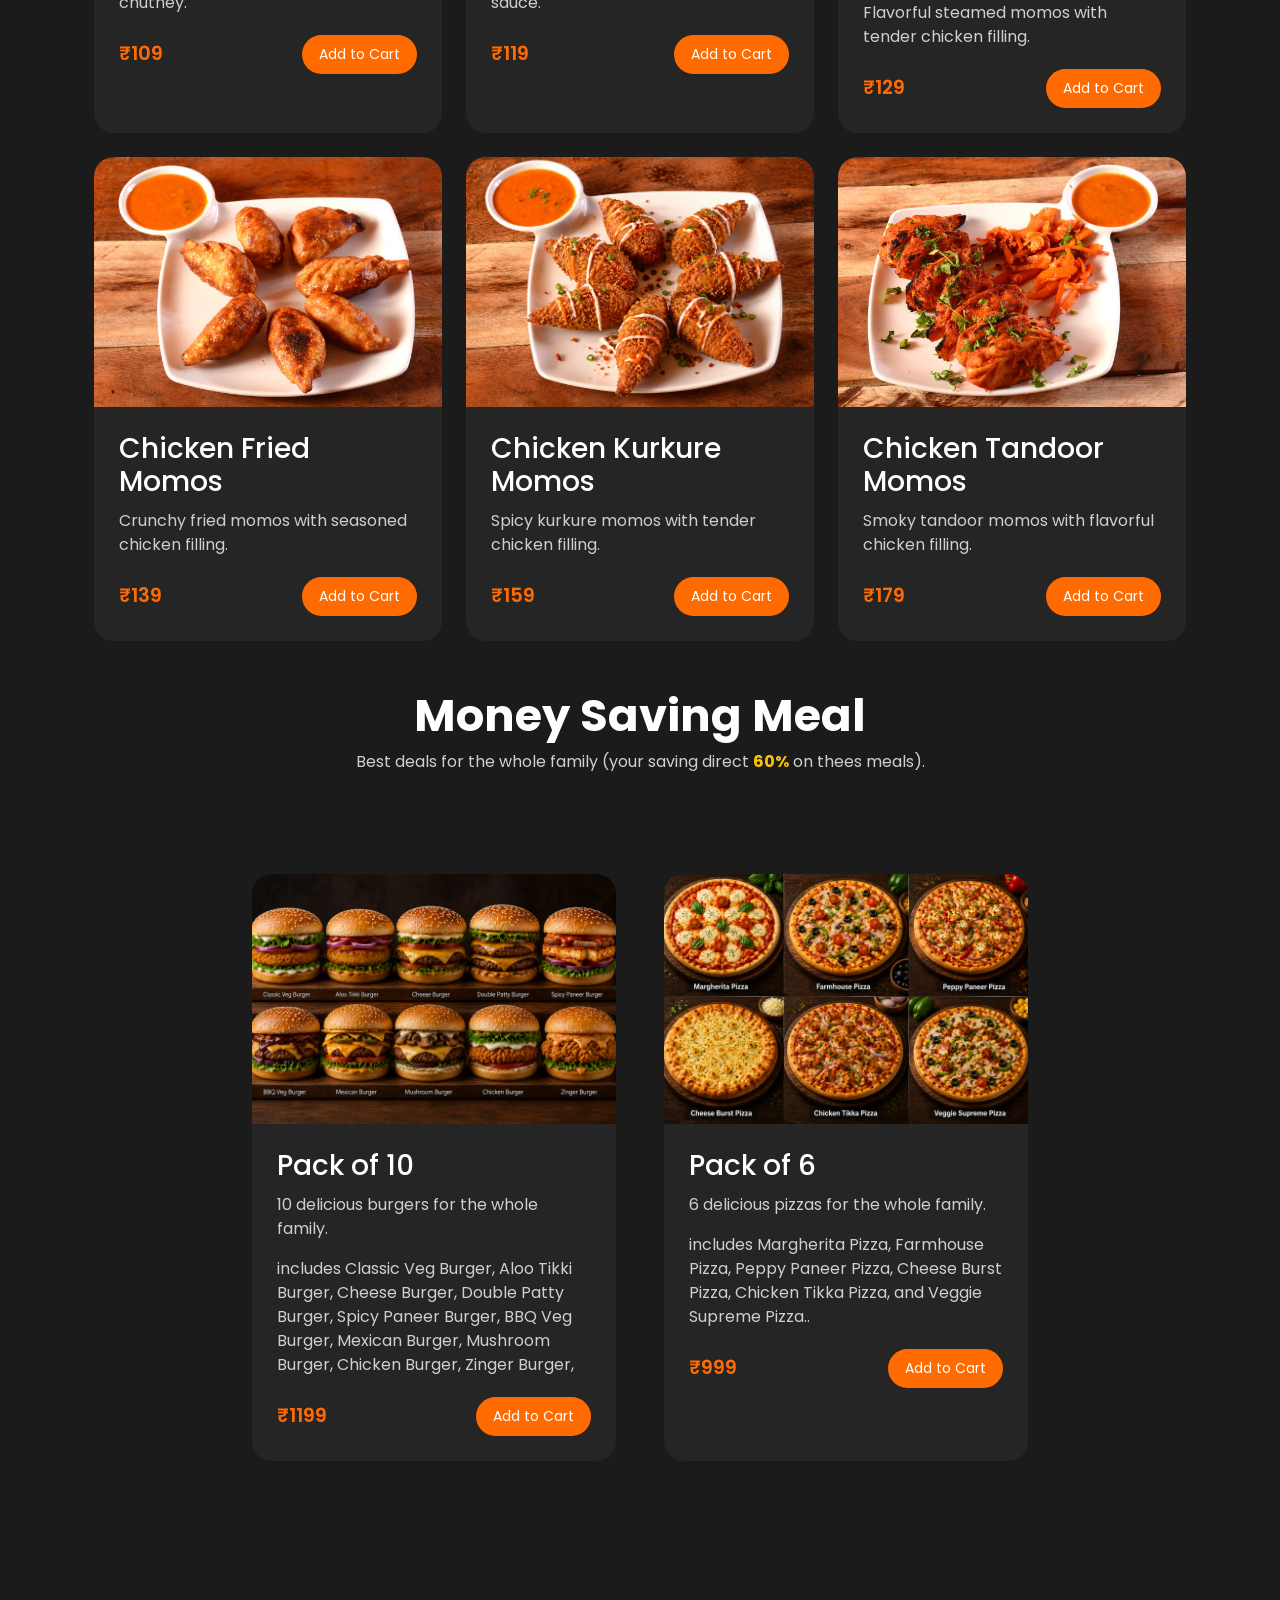
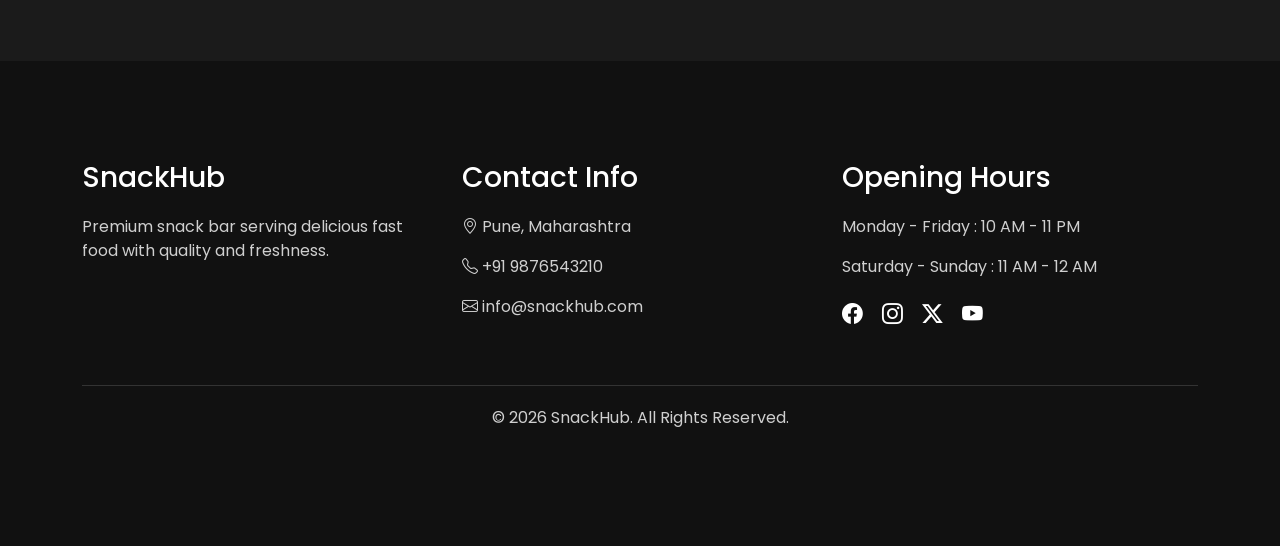
<file: menu.html>
<!DOCTYPE html>
<html lang="en">

<head>
    <meta charset="UTF-8">
    <meta name="viewport" content="width=device-width, initial-scale=1.0">
    <title>SnackHub : Menu</title>
    <!-- Bootstrap 5 CDN -->
    <link href="https://cdn.jsdelivr.net/npm/bootstrap@5.3.3/dist/css/bootstrap.min.css" rel="stylesheet">
    <!-- Custom CSS -->
    <link rel="stylesheet" href="style.css">
    <!-- Bootstrap Icons -->
    <link rel="stylesheet" href="https://cdn.jsdelivr.net/npm/bootstrap-icons@1.11.3/font/bootstrap-icons.min.css">
    <style>
        .menu-category {
            display: flex;
            justify-content: center;
            flex-wrap: wrap;
            gap: 15px;
        }

        .category-btn {
            background: var(--card-color);
            color: white;
            border: none;
            padding: 12px 24px;
            border-radius: 50px;
            transition: 0.3s;
        }

        .category-btn:hover,
        .category-btn.active {
            background: var(--primary-color);
        }

        .menu-page .food-card {
            height: 100%;
        }

        #menu-image {
            height: 550px;
        }
    </style>
</head>

<body>

    <!-- ================= NAVBAR START ================= -->
    <nav class="navbar navbar-expand-lg navbar-dark fixed-top">
        <div class="container">
            <!-- Logo -->
            <a class="navbar-brand fw-bold" href="#">SnackHub</a>
            <!-- Mobile Toggle -->
            <button class="navbar-toggler" type="button" data-bs-toggle="collapse" data-bs-target="#navbarNav">
                <span class="navbar-toggler-icon"></span>
            </button>
            <!-- Nav Links -->
            <div class="collapse navbar-collapse" id="navbarNav">
                <ul class="navbar-nav ms-auto align-items-lg-center">
                    <li class="nav-item">
                        <a class="nav-link active" href="index.html">Home</a>
                    </li>
                    <li class="nav-item">
                        <a class="nav-link" href="menu.html">Menu</a>
                    </li>
                    <li class="nav-item">
                        <a class="nav-link" href="about.html">About</a>
                    </li>
                    <li class="nav-item">
                        <a class="nav-link" href="services.html">Services</a>
                    </li>
                    <li class="nav-item">
                        <a class="nav-link" href="contact.html">Contact</a>
                    </li>
                    <!-- Order Button -->
                    <li class="nav-item ms-lg-3 mt-3 mt-lg-0">
                        <a href="menu.html" class="btn custom-btn">Order Now</a>
                    </li>
                </ul>
            </div>
        </div>
    </nav>
    <!-- ================= NAVBAR END ================= -->
    <!-- ================= MENU SECTION START ================= -->
    <section class="menu-page section-padding" id="menu">
        <div class="container">
            <section class="menu-page section-padding" id="menu">
                <div class="container">

                    <!-- Section Title -->
                    <div class="section-title text-center">
                        <h2>We Serve</h2>
                        <p>Explore all delicious food categories</p>
                    </div>

                    <!-- Categories -->
                    <div class="menu-category text-center mb-5">
                        <button class="category-btn active">All</button>
                        <button class="category-btn">Burgers</button>
                        <button class="category-btn">Pizza</button>
                        <button class="category-btn">Fries</button>
                        <button class="category-btn">Cold Drinks</button>
                        <button class="category-btn">Momos</button>
                    </div>

                    <!-- Menu Items -->
                    <div class="row g-4">


                        <!-- ==============================
                                    BURGERS 
                        ============================== -->
                        <!-- Cheese Burger -->
                        <div class="col-md-6 col-lg-4 burger">
                            <div class="food-card">
                                <img src="images/cheese_burger.png" alt="Burger">

                                <div class="food-content">
                                    <h3>Cheese Burger</h3>
                                    <p>Loaded burger with cheese and fresh veggies.</p>

                                    <div class="food-bottom">
                                        <span>₹99</span>
                                        <a href="#" class="btn small-btn">Add to Cart</a>
                                    </div>
                                </div>
                            </div>
                        </div>

                        <!-- Double Patty Burger -->
                        <div class="col-md-6 col-lg-4 burger">
                            <div class="food-card">
                                <img src="images/double_patty_burger.png" alt="Burger">

                                <div class="food-content">
                                    <h3>Double Patty Burger</h3>
                                    <p>Juicy double patty burger with extra cheese.</p>

                                    <div class="food-bottom">
                                        <span>₹149</span>
                                        <a href="#" class="btn small-btn">Add to Cart</a>
                                    </div>
                                </div>
                            </div>
                        </div>

                        <!-- Chicken Burger -->
                        <div class="col-md-6 col-lg-4 burger">
                            <div class="food-card">
                                <img src="images/chicken_burger.png" alt="Burger">

                                <div class="food-content">
                                    <h3>Chicken Burger</h3>
                                    <p>Grilled chicken breast with fresh vegetables.</p>

                                    <div class="food-bottom">
                                        <span>₹129</span>
                                        <a href="#" class="btn small-btn">Add to Cart</a>
                                    </div>
                                </div>
                            </div>
                        </div>


                        <!-- ==============================
                                    PIZZA 
                        ============================== -->
                        <!-- Margherita Pizza -->
                        <div class="col-md-6 col-lg-4 pizza">
                            <div class="food-card">
                                <img src="images/margherita_pizza.png" alt="Pizza">

                                <div class="food-content">
                                    <h3>Margherita Pizza</h3>
                                    <p>Classic cheesy pizza with fresh toppings.</p>

                                    <div class="food-bottom">
                                        <span>₹99</span>
                                        <a href="#" class="btn small-btn">Add to Cart</a>
                                    </div>
                                </div>
                            </div>
                        </div>

                        <!-- Farmhouse Pizza -->
                        <div class="col-md-6 col-lg-4 pizza">
                            <div class="food-card">
                                <img src="images/farmhouse_pizza.png" alt="Pizza">

                                <div class="food-content">
                                    <h3>Farmhouse Pizza</h3>
                                    <p>Loaded with veggies and mozzarella cheese.</p>

                                    <div class="food-bottom">
                                        <span>₹149</span>
                                        <a href="#" class="btn small-btn">Add to Cart</a>
                                    </div>
                                </div>
                            </div>
                        </div>

                        <!-- Large Pizza -->
                        <div class="col-md-6 col-lg-4 pizza">
                            <div class="food-card">
                                <img src="images/large_pizza.png" alt="Pizza">

                                <div class="food-content">
                                    <h3>Large Pizza</h3>
                                    <p>Perfect for sharing with your family and friends.</p>

                                    <div class="food-bottom">
                                        <span>₹199</span>
                                        <a href="#" class="btn small-btn">Add to Cart</a>
                                    </div>
                                </div>
                            </div>
                        </div>

                        <!-- ==============================
                                    FRIES 
                        ============================== -->
                        <!-- Salted French Fries -->
                        <div class="col-md-6 col-lg-4 fries">
                            <div class="food-card">
                                <img src="images/frenchFries1.png" alt="Fries">

                                <div class="food-content">
                                    <h3>Salted French Fries</h3>
                                    <p>Crispy golden fries served hot and fresh.</p>

                                    <div class="food-bottom">
                                        <span>₹59</span>
                                        <a href="#" class="btn small-btn">Add to Cart</a>
                                    </div>
                                </div>
                            </div>
                        </div>

                        <!-- Peri Peri Fries -->
                        <div class="col-md-6 col-lg-4 fries">
                            <div class="food-card">
                                <img src="images/peri_peri_fries.png" alt="Fries">

                                <div class="food-content">
                                    <h3>Peri Peri Fries</h3>
                                    <p>Spicy and flavorful fries for those who like a kick.</p>

                                    <div class="food-bottom">
                                        <span>₹69</span>
                                        <a href="#" class="btn small-btn">Add to Cart</a>
                                    </div>
                                </div>
                            </div>
                        </div>

                        <!-- ==============================
                                    COLD DRINKS 
                        ============================== -->
                        <!-- Coco Cola -->
                        <div class="col-md-6 col-lg-4 drink">
                            <div class="food-card">
                                <img src="images/coco_cola.png" alt="Drink">

                                <div class="food-content">
                                    <h3>Coca Cola</h3>
                                    <p>Refreshing chilled cold drink for every meal.</p>

                                    <div class="food-bottom">
                                        <span>₹99</span>
                                        <a href="#" class="btn small-btn">Add to Cart</a>
                                    </div>
                                </div>
                            </div>
                        </div>

                        <!-- Sprite -->
                        <div class="col-md-6 col-lg-4 drink">
                            <div class="food-card">
                                <img src="images/sprite.png" alt="Drink">

                                <div class="food-content">
                                    <h3>Sprite</h3>
                                    <p>Refreshing lemon-lime flavored drink.</p>

                                    <div class="food-bottom">
                                        <span>₹99</span>
                                        <a href="#" class="btn small-btn">Add to Cart</a>
                                    </div>
                                </div>
                            </div>
                        </div>

                        <!-- Thums Up -->
                        <div class="col-md-6 col-lg-4 drink">
                            <div class="food-card">
                                <img src="images/thumsup.png" alt="Drink">

                                <div class="food-content">
                                    <h3>Thums Up</h3>
                                    <p>Bold and fizzy drink with a unique taste.</p>

                                    <div class="food-bottom">
                                        <span>₹99</span>
                                        <a href="#" class="btn small-btn">Add to Cart</a>
                                    </div>
                                </div>
                            </div>
                        </div>

                        <!-- 7 up  -->
                        <div class="col-md-6 col-lg-4 drink">
                            <div class="food-card">
                                <img src="images/7up.png" alt="Drink">

                                <div class="food-content">
                                    <h3>7 Up</h3>
                                    <p>Refreshing lemon-lime soda for every meal.</p>

                                    <div class="food-bottom">
                                        <span>₹99</span>
                                        <a href="#" class="btn small-btn">Add to Cart</a>
                                    </div>
                                </div>
                            </div>
                        </div>

                        <!-- Normal Coldrinks -->
                        <div class="col-md-6 col-lg-4 drink">
                            <div class="food-card">
                                <img src="images/cold_drink.png" alt="Drink">

                                <div class="food-content">
                                    <h3>Normal Coldrinks</h3>
                                    <p>Refreshing chilled cold drink for every meal.</p>

                                    <div class="food-bottom">
                                        <span>₹20/pc</span>
                                        <a href="#" class="btn small-btn">Add to Cart</a>
                                    </div>
                                </div>
                            </div>
                        </div>

                        <!-- ==============================
                                    MOMOS 
                         ============================== -->
                        <!-- Veg Steamed Momos -->
                        <div class="col-md-6 col-lg-4 momos">
                            <div class="food-card">
                                <img src="images/veg_steamed_momo.png" alt="Momos">

                                <div class="food-content">
                                    <h3>Veg Steamed Momos</h3>
                                    <p>Spicy steamed momos with special chutney.</p>

                                    <div class="food-bottom">
                                        <span>₹79</span>
                                        <a href="#" class="btn small-btn">Add to Cart</a>
                                    </div>
                                </div>
                            </div>
                        </div>

                        <!-- Veg Fried Momos -->
                        <div class="col-md-6 col-lg-4 momos">
                            <div class="food-card">
                                <img src="images/veg_fried_momo.png" alt="Fried Momos">

                                <div class="food-content">
                                    <h3>Veg Fried Momos</h3>
                                    <p>Crispy fried momos served with spicy sauce.</p>

                                    <div class="food-bottom">
                                        <span>₹89</span>
                                        <a href="#" class="btn small-btn">Add to Cart</a>
                                    </div>
                                </div>
                            </div>
                        </div>

                        <!-- Veg Kurkure Momos -->
                        <div class="col-md-6 col-lg-4 momos">
                            <div class="food-card">
                                <img src="images/veg_kurkure_momo.png" alt="Kurkure Momos">

                                <div class="food-content">
                                    <h3>Veg Kurkure Momos</h3>
                                    <p>Spicy kurkure momos with special chutney.</p>

                                    <div class="food-bottom">
                                        <span>₹109</span>
                                        <a href="#" class="btn small-btn">Add to Cart</a>
                                    </div>
                                </div>
                            </div>
                        </div>

                        <!-- Veg Tandoor Momos -->
                        <div class="col-md-6 col-lg-4 momos">
                            <div class="food-card">
                                <img src="images/veg_tandoor_momo.png" alt="Tandoor Momos">

                                <div class="food-content">
                                    <h3>Veg Tandoor Momos</h3>
                                    <p>Smoky tandoor momos with spicy sauce.</p>

                                    <div class="food-bottom">
                                        <span>₹119</span>
                                        <a href="#" class="btn small-btn">Add to Cart</a>
                                    </div>
                                </div>
                            </div>
                        </div>

                        <!-- Chicken Steamed Momos -->
                        <div class="col-md-6 col-lg-4 momos">
                            <div class="food-card">
                                <img src="images/chicken_steamed_momo.png" alt="Steamed Momos">

                                <div class="food-content">
                                    <h3>Chicken Steamed Momos</h3>
                                    <p>Flavorful steamed momos with tender chicken filling.</p>

                                    <div class="food-bottom">
                                        <span>₹129</span>
                                        <a href="#" class="btn small-btn">Add to Cart</a>
                                    </div>
                                </div>
                            </div>
                        </div>

                        <!-- chicken fried momos -->
                        <div class="col-md-6 col-lg-4 momos">
                            <div class="food-card">
                                <img src="images/chicken_fried_momo.png" alt="Fried Momos">

                                <div class="food-content">
                                    <h3>Chicken Fried Momos</h3>
                                    <p>Crunchy fried momos with seasoned chicken filling.</p>

                                    <div class="food-bottom">
                                        <span>₹139</span>
                                        <a href="#" class="btn small-btn">Add to Cart</a>
                                    </div>
                                </div>
                            </div>
                        </div>

                        <!-- Chicken Kurkure Momos -->
                        <div class="col-md-6 col-lg-4 momos">
                            <div class="food-card">
                                <img src="images/chicken_kurkure_momo.png" alt="Kurkure Momos">

                                <div class="food-content">
                                    <h3>Chicken Kurkure Momos</h3>
                                    <p>Spicy kurkure momos with tender chicken filling.</p>

                                    <div class="food-bottom">
                                        <span>₹159</span>
                                        <a href="#" class="btn small-btn">Add to Cart</a>
                                    </div>
                                </div>
                            </div>
                        </div>

                        <!-- Chicken Tandoor Momos -->
                        <div class="col-md-6 col-lg-4 momos">
                            <div class="food-card">
                                <img src="images/chicken_tandoor_momo.png" alt="Tandoor Momos">

                                <div class="food-content">
                                    <h3>Chicken Tandoor Momos</h3>
                                    <p>Smoky tandoor momos with flavorful chicken filling.</p>

                                    <div class="food-bottom">
                                        <span>₹179</span>
                                        <a href="#" class="btn small-btn">Add to Cart</a>
                                    </div>
                                </div>
                            </div>
                        </div>

                        <!-- Section Title -->
                        <div class="section-title text-center mt-5">
                            <h2>Money Saving Meal</h2>
                            <p>Best deals for the whole family (your saving direct <span
                                    class="text-warning fw-bold">60%</span> on thees meals).</p>
                        </div>

                        <!-- Combo -->
                        <!-- Pack of 10 Burger-->
                        <div class="cold-md-6 col-lg-4 d-flex justify-content-center w-100 flex-wrap gap-5">
                            <div class="col-md-6 col-lg-4 burger">
                                <div class="food-card">
                                    <img src="images/JumboCombo.png" alt="Burger">

                                    <div class="food-content">
                                        <h3>Pack of 10</h3>
                                        <p>10 delicious burgers for the whole family.</p>
                                        <p>includes Classic Veg Burger, Aloo Tikki Burger, Cheese Burger, Double Patty
                                            Burger, Spicy Paneer Burger, BBQ Veg Burger, Mexican Burger, Mushroom
                                            Burger,
                                            Chicken Burger, Zinger Burger, </p>

                                        <div class="food-bottom">
                                            <span>₹1199</span>
                                            <a href="#" class="btn small-btn">Add to Cart</a>
                                        </div>
                                    </div>
                                </div>
                            </div>

                            <!-- Pack of 6 Pizza -->
                            <div class="col-md-6 col-lg-4 pizza">
                                <div class="food-card">
                                    <img src="images/JumboComboPizza.png" alt="Pizza">

                                    <div class="food-content">
                                        <h3>Pack of 6</h3>
                                        <p>6 delicious pizzas for the whole family.</p>
                                        <p>includes Margherita Pizza, Farmhouse Pizza, Peppy Paneer Pizza, Cheese Burst
                                            Pizza, Chicken Tikka Pizza, and Veggie Supreme Pizza..</p>

                                        <div class="food-bottom">
                                            <span>₹999</span>
                                            <a href="#" class="btn small-btn">Add to Cart</a>
                                        </div>
                                    </div>
                                </div>
                            </div>
                        </div>

                    </div>
                </div>
            </section>
        </div>
    </section>
    <!-- ================= MENU SECTION END ================= -->
    <!-- ================= FOOTER START ================= -->
    <footer class="footer-section section-padding" id="contact">
        <div class="container">
            <div class="row g-4">
                <!-- Footer About -->
                <div class="col-lg-4">
                    <h3>SnackHub</h3>
                    <p>
                        Premium snack bar serving delicious fast food with quality
                        and freshness.
                    </p>
                </div>
                <!-- Contact Info -->
                <div class="col-lg-4">
                    <h3>Contact Info</h3>
                    <p>
                        <i class="bi bi-geo-alt"></i>
                        Pune, Maharashtra
                    </p>
                    <p>
                        <i class="bi bi-telephone"></i>
                        +91 9876543210
                    </p>
                    <p>
                        <i class="bi bi-envelope"></i>
                        info@snackhub.com
                    </p>
                </div>
                <!-- Opening Hours -->
                <div class="col-lg-4">
                    <h3>Opening Hours</h3>
                    <p>Monday - Friday : 10 AM - 11 PM</p>
                    <p>Saturday - Sunday : 11 AM - 12 AM</p>
                    <!-- Social Icons -->
                    <div class="social-icons">
                        <a href="#"><i class="bi bi-facebook"></i></a>
                        <a href="#"><i class="bi bi-instagram"></i></a>
                        <a href="#"><i class="bi bi-twitter-x"></i></a>
                        <a href="#"><i class="bi bi-youtube"></i></a>
                    </div>
                </div>
            </div>
            <!-- Footer Bottom -->
            <div class="footer-bottom text-center ">
                <p>
                    © 2026 SnackHub. All Rights Reserved.
                </p>
            </div>
        </div>
    </footer>
    <!-- ================= FOOTER END ================= -->
</body>

</html>
</file>
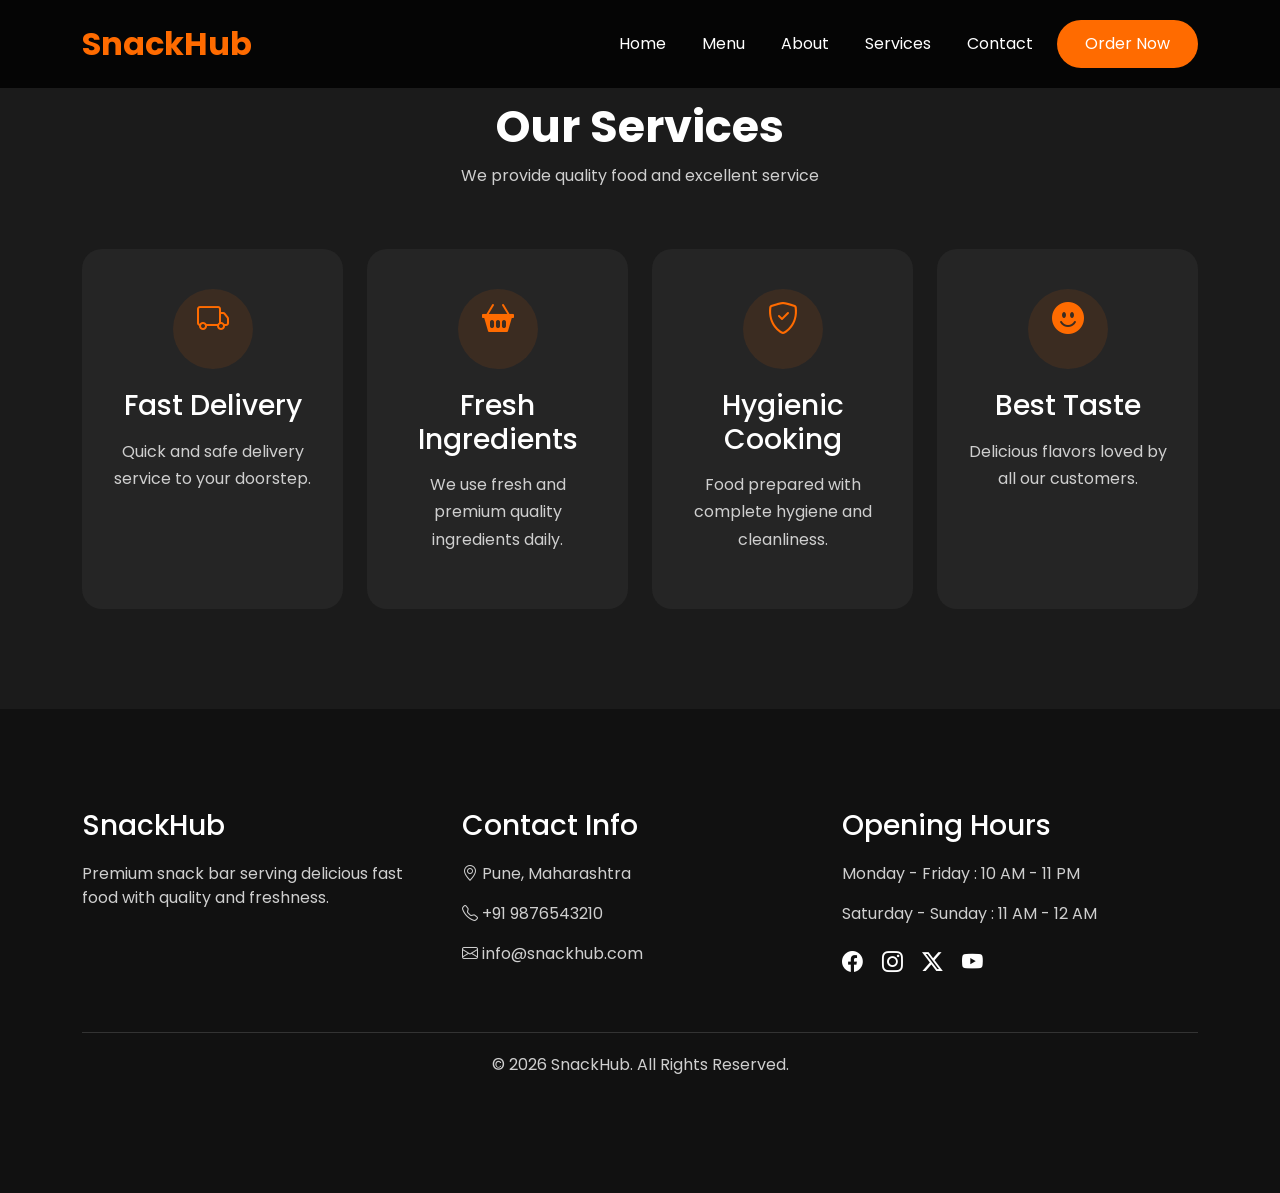
<file: services.html>
<!DOCTYPE html>
<html lang="en">

<head>
    <meta charset="UTF-8">
    <meta name="viewport" content="width=device-width, initial-scale=1.0">
    <title>SnackHub : Services</title>

    <!-- Bootstrap 5 CDN -->
    <link href="https://cdn.jsdelivr.net/npm/bootstrap@5.3.3/dist/css/bootstrap.min.css" rel="stylesheet">
    <!-- Custom CSS -->
    <link rel="stylesheet" href="style.css">
    <!-- Bootstrap Icons -->
    <link rel="stylesheet" href="https://cdn.jsdelivr.net/npm/bootstrap-icons@1.11.3/font/bootstrap-icons.min.css">
    <style>
        .services-page {
            background: var(--background-color);
        }

        .services-page .service-card {
            background: var(--card-color);
            padding: 40px 25px;
            border-radius: 20px;
            transition: 0.3s;
            height: 100%;
        }

        .services-page .service-card:hover {
            transform: translateY(-10px);
        }

        .service-icon {
            width: 80px;
            height: 80px;
            margin: auto;
            background: rgba(255, 107, 0, 0.1);
            border-radius: 50%;
            display: flex;
            align-items: center;
            justify-content: center;
            margin-bottom: 20px;
        }

        .service-icon i {
            font-size: 2rem;
            color: var(--primary-color);
        }

        .services-page h3 {
            margin-bottom: 15px;
        }

        .services-page p {
            color: var(--gray-color);
            line-height: 1.7;
        }
    </style>
</head>

<body>
    <!-- ================= NAVBAR START ================= -->
    <nav class="navbar navbar-expand-lg navbar-dark fixed-top">
        <div class="container">
            <!-- Logo -->
            <a class="navbar-brand fw-bold" href="#">SnackHub</a>
            <!-- Mobile Toggle -->
            <button class="navbar-toggler" type="button" data-bs-toggle="collapse" data-bs-target="#navbarNav">
                <span class="navbar-toggler-icon"></span>
            </button>
            <!-- Nav Links -->
            <div class="collapse navbar-collapse" id="navbarNav">
                <ul class="navbar-nav ms-auto align-items-lg-center">
                    <li class="nav-item">
                        <a class="nav-link active" href="index.html">Home</a>
                    </li>
                    <li class="nav-item">
                        <a class="nav-link" href="menu.html">Menu</a>
                    </li>
                    <li class="nav-item">
                        <a class="nav-link" href="about.html">About</a>
                    </li>
                    <li class="nav-item">
                        <a class="nav-link" href="services.html">Services</a>
                    </li>
                    <li class="nav-item">
                        <a class="nav-link" href="contact.html">Contact</a>
                    </li>
                    <!-- Order Button -->
                    <li class="nav-item ms-lg-3 mt-3 mt-lg-0">
                        <a href="menu.html" class="btn custom-btn">Order Now</a>
                    </li>
                </ul>
            </div>
        </div>
    </nav>
    <!-- ================= NAVBAR END ================= -->
    <!-- ================= SERVICES SECTION START ================= -->
    <section class="services-page section-padding" id="services">
        <div class="container">
            <!-- Section Title -->
            <div class="section-title text-center">
                <h2>Our Services</h2>
                <p>We provide quality food and excellent service</p>
            </div>
            <div class="row g-4">
                <!-- Service -->
                <div class="col-md-6 col-lg-3">
                    <div class="service-card text-center">
                        <div class="service-icon">
                            <i class="bi bi-truck"></i>
                        </div>
                        <h3>Fast Delivery</h3>
                        <p>
                            Quick and safe delivery service to your doorstep.
                        </p>
                    </div>
                </div>
                <!-- Service -->
                <div class="col-md-6 col-lg-3">
                    <div class="service-card text-center">
                        <div class="service-icon">
                            <i class="bi bi-basket2-fill"></i>
                        </div>
                        <h3>Fresh Ingredients</h3>
                        <p>
                            We use fresh and premium quality ingredients daily.
                        </p>
                    </div>
                </div>
                <!-- Service -->
                <div class="col-md-6 col-lg-3">
                    <div class="service-card text-center">
                        <div class="service-icon">
                            <i class="bi bi-shield-check"></i>
                        </div>
                        <h3>Hygienic Cooking</h3>
                        <p>
                            Food prepared with complete hygiene and cleanliness.
                        </p>
                    </div>
                </div>
                <!-- Service -->
                <div class="col-md-6 col-lg-3">
                    <div class="service-card text-center">
                        <div class="service-icon">
                            <i class="bi bi-emoji-smile-fill"></i>
                        </div>
                        <h3>Best Taste</h3>
                        <p>
                            Delicious flavors loved by all our customers.
                        </p>
                    </div>
                </div>
            </div>
        </div>
    </section>
    <!-- ================= SERVICES SECTION END ================= -->
     
    <!-- ================= FOOTER START ================= -->
    <footer class="footer-section section-padding" id="contact">
        <div class="container">
            <div class="row g-4">
                <!-- Footer About -->
                <div class="col-lg-4">
                    <h3>SnackHub</h3>
                    <p>
                        Premium snack bar serving delicious fast food with quality
                        and freshness.
                    </p>
                </div>
                <!-- Contact Info -->
                <div class="col-lg-4">
                    <h3>Contact Info</h3>
                    <p>
                        <i class="bi bi-geo-alt"></i>
                        Pune, Maharashtra
                    </p>
                    <p>
                        <i class="bi bi-telephone"></i>
                        +91 9876543210
                    </p>
                    <p>
                        <i class="bi bi-envelope"></i>
                        info@snackhub.com
                    </p>
                </div>
                <!-- Opening Hours -->
                <div class="col-lg-4">
                    <h3>Opening Hours</h3>
                    <p>Monday - Friday : 10 AM - 11 PM</p>
                    <p>Saturday - Sunday : 11 AM - 12 AM</p>
                    <!-- Social Icons -->
                    <div class="social-icons">
                        <a href="#"><i class="bi bi-facebook"></i></a>
                        <a href="#"><i class="bi bi-instagram"></i></a>
                        <a href="#"><i class="bi bi-twitter-x"></i></a>
                        <a href="#"><i class="bi bi-youtube"></i></a>
                    </div>
                </div>
            </div>
            <!-- Footer Bottom -->
            <div class="footer-bottom text-center">
                <p>
                    © 2026 SnackHub. All Rights Reserved.
                </p>
            </div>
        </div>
    </footer>
    <!-- ================= FOOTER END ================= -->
</body>

</html>
</file>
<file: style.css>
/* =========================
   GOOGLE FONTS
========================= */

@import url('https://fonts.googleapis.com/css2?family=Poppins:wght@300;400;500;600;700;800&display=swap');



/* =========================
   ROOT VARIABLES
========================= */

:root {

    --primary-color: #ff6b00;
    --secondary-color: #111111;
    --background-color: #1b1b1b;
    --text-color: #ffffff;
    --gray-color: #cfcfcf;
    --card-color: #252525;

}



/* =========================
   GLOBAL STYLING
========================= */

* {
    margin: 0;
    padding: 0;
    box-sizing: border-box;
}

html {
    scroll-behavior: smooth;
}

body {
    font-family: 'Poppins', sans-serif;
    background: var(--background-color);
    color: var(--text-color);
}

img {
    width: 100%;
    display: block;
}

a {
    text-decoration: none;
}

.section-padding {
    padding: 100px 0;
}



/* =========================
   NAVBAR
========================= */

.navbar {
    background: rgba(0, 0, 0, 0.8);
    backdrop-filter: blur(10px);
    padding: 15px 0;
}

.navbar-brand {
    font-size: 2rem;
    color: var(--primary-color) !important;
}

.nav-link {
    color: var(--text-color) !important;
    margin-left: 20px;
    transition: 0.3s;
}

.nav-link:hover {
    color: var(--primary-color) !important;
}



/* =========================
   BUTTONS
========================= */

.custom-btn {
    background: var(--primary-color);
    color: white;
    padding: 12px 28px;
    border-radius: 50px;
    transition: 0.3s;
    border: none;
}

.custom-btn:hover {
    background: white;
    color: black;
    transform: translateY(-3px);
}

.outline-btn {
    border: 2px solid var(--primary-color);
    color: var(--text-color);
    padding: 12px 28px;
    border-radius: 50px;
    transition: 0.3s;
}

.outline-btn:hover {
    background: var(--primary-color);
    color: white;
}

.small-btn {
    background: var(--primary-color);
    color: white;
    padding: 8px 16px;
    border-radius: 30px;
    font-size: 14px;
}



/* =========================
   HERO SECTION
========================= */

.hero-section {
    min-height: 100vh;
    padding-top: 120px;
}

.hero-title {
    font-size: 4rem;
    font-weight: 700;
    line-height: 1.2;
}

.hero-title span {
    color: var(--primary-color);
}

.hero-text {
    margin: 25px 0;
    color: var(--gray-color);
    font-size: 1.1rem;
}

.hero-image {
    border-radius: 30px;
    animation: float 3s ease-in-out infinite;
}

/* Floating Animation */
@keyframes float {

    0% {
        transform: translateY(0);
    }

    50% {
        transform: translateY(-10px);
    }

    100% {
        transform: translateY(0);
    }

}



/* =========================
   SECTION TITLE
========================= */

.section-title {
    margin-bottom: 60px;
}

.section-title h2 {
    font-size: 2.8rem;
    font-weight: 700;
}

.section-title p {
    color: var(--gray-color);
}



/* =========================
   FOOD CARD
========================= */

.food-card {
    background: var(--card-color);
    border-radius: 20px;
    overflow: hidden;
    transition: 0.4s;
    height: 100%;
}

.food-card:hover {
    transform: translateY(-10px);
}

.food-card img {
    height: 250px;
    object-fit: cover;
}

.food-content {
    padding: 25px;
}

.food-content h3 {
    margin-bottom: 10px;
}

.food-content p {
    color: var(--gray-color);
}

.food-bottom {
    margin-top: 20px;
    display: flex;
    justify-content: space-between;
    align-items: center;
}

.food-bottom span {
    color: var(--primary-color);
    font-size: 1.2rem;
    font-weight: 600;
}



/* =========================
   ABOUT SECTION
========================= */

.about-section img {
    border-radius: 20px;
}



/* =========================
   SERVICE CARD
========================= */

.service-card {
    background: var(--card-color);
    padding: 40px 25px;
    border-radius: 20px;
    transition: 0.3s;
    height: 100%;
}

.service-card:hover {
    transform: translateY(-10px);
}

.service-card i {
    font-size: 3rem;
    color: var(--primary-color);
    margin-bottom: 20px;
}



/* =========================
   OFFER SECTION
========================= */

.offer-banner {
    background: linear-gradient(to right, #ff6b00, #ff8c42);
    padding: 80px 20px;
    border-radius: 30px;
}

.offer-banner h2 {
    font-size: 3rem;
    font-weight: 700;
}

.offer-banner p {
    margin: 20px 0;
    font-size: 1.2rem;
}



/* =========================
   TESTIMONIAL CARD
========================= */

.testimonial-card {
    background: var(--card-color);
    padding: 30px;
    border-radius: 20px;
    transition: 0.3s;
    height: 100%;
}

.testimonial-card:hover {
    transform: translateY(-10px);
}

.testimonial-card p {
    color: var(--gray-color);
}



/* =========================
   FOOTER
========================= */

.footer-section {
    background: #111111;
}

.footer-section h3 {
    margin-bottom: 20px;
}

.footer-section p {
    color: var(--gray-color);
}

.social-icons {
    margin-top: 20px;
}

.social-icons a {
    color: white;
    font-size: 1.3rem;
    margin-right: 15px;
    transition: 0.3s;
}

.social-icons a:hover {
    color: var(--primary-color);
}

.footer-bottom {
    border-top: 1px solid #333;
    margin-top: 50px;
    padding-top: 20px;
}



/* =========================
   RESPONSIVE DESIGN
========================= */

@media (max-width: 992px) {

    .hero-title {
        font-size: 3rem;
    }

}

@media (max-width: 768px) {

    .hero-title {
        font-size: 2.5rem;
    }

    .section-title h2 {
        font-size: 2rem;
    }

    .hero-buttons {
        display: flex;
        flex-direction: column;
        gap: 15px;
    }

}
</file>
